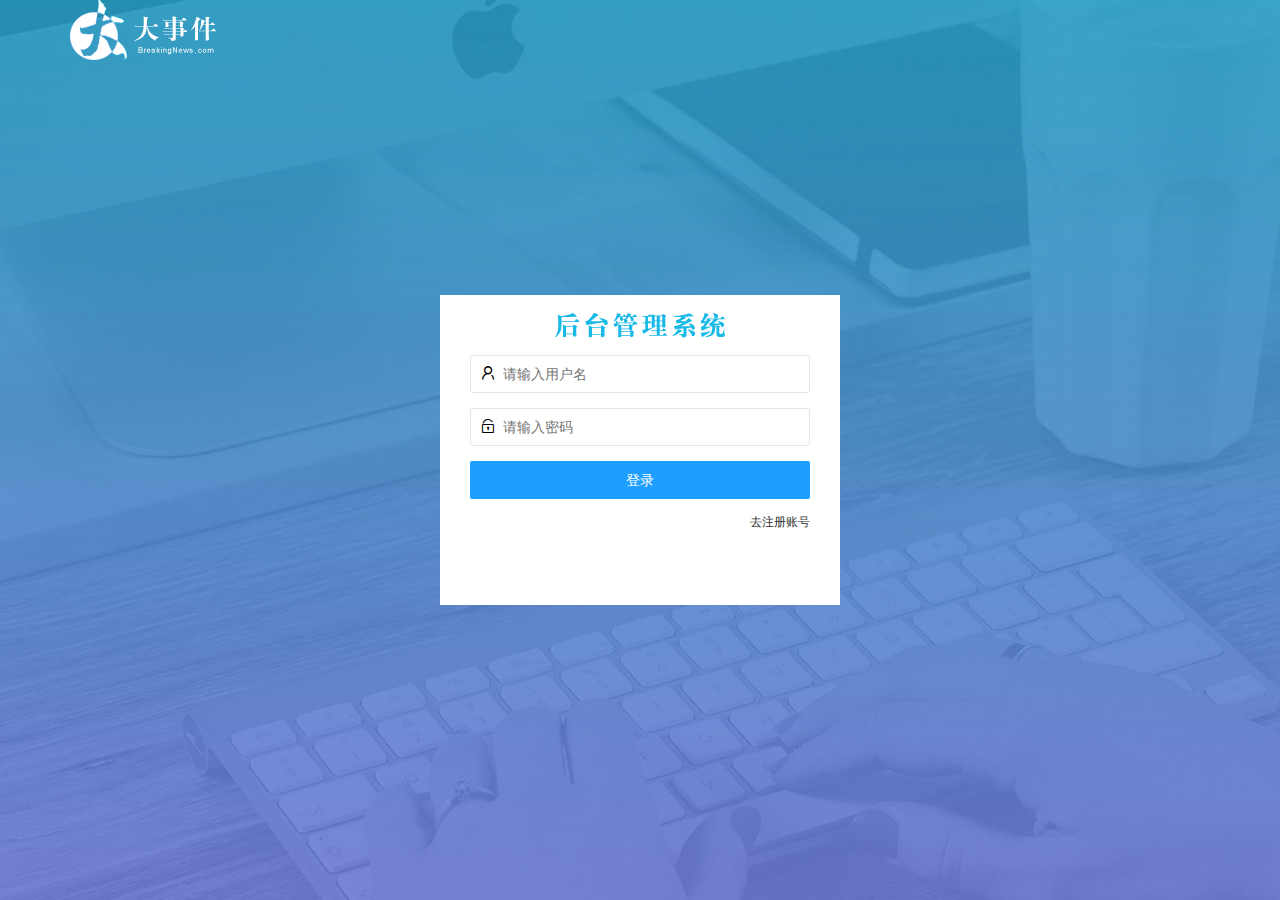
<file: login.html>
<!doctype html>
<html lang="en">
<head>
    <meta charset="UTF-8">
    <meta name="viewport"
          content="width=device-width, user-scalable=no, initial-scale=1.0, maximum-scale=1.0, minimum-scale=1.0">
    <meta http-equiv="X-UA-Compatible" content="ie=edge">
    <title>大事件</title>
    <link rel="stylesheet" href="assets/lib/layui/css/layui.css">
    <link rel="stylesheet" href="assets/css/login.css">
</head>
<body>
<!--头部logo区域-->
    <div class="layui-main">
        <img src="assets/images/logo.png" alt="">
    </div>
<!--头部logo区域end-->
<!--登录注册区域-->
    <div class="loginAndRegBox">
        <div class="title-box"></div>
        <!--登录的div-->
        <div class="login-box">
            <form class="layui-form" id="form_login" action="">
                <!--用户名-->
                <div class="layui-form-item">
                    <i class="layui-icon layui-icon-username"></i>
                    <input type="text" name="username" required lay-verify="required" autocomplete="off" placeholder="请输入用户名" class="layui-input">
                </div>
                <!--密码-->
                <div class="layui-form-item">
                    <i class="layui-icon layui-icon-password"></i>
                    <input type="password" name="password" required lay-verify="required|pwd" autocomplete="off" placeholder="请输入密码" class="layui-input">
                </div>
                <!--按钮-->
                <div class="layui-form-item">
                    <!--表单提交按钮和普通按钮的区别就是lay-submit这个属性-->
                    <button type="submit" class="layui-btn layui-btn-fluid layui-btn-normal" lay-submit>登录</button>
                </div>
                <div class="layui-form-item links">
                    <a href="javascript:;" id="link_reg">去注册账号</a>
                </div>
            </form>
        </div>
        <!--注册的div-->
        <div class="reg-box">
            <form class="layui-form" id="form_reg" action="">
                <!--用户名-->
                <div class="layui-form-item">
                    <i class="layui-icon layui-icon-username"></i>
                    <input type="text" name="username" required lay-verify="required" autocomplete="off" placeholder="请输入用户名" class="layui-input">
                </div>
                <!--密码-->
                <div class="layui-form-item">
                    <i class="layui-icon layui-icon-password"></i>
                    <input type="password" name="password" required lay-verify="required|pwd" autocomplete="off" placeholder="请输入密码" class="layui-input">
                </div>
                <!--确认密码-->
                <div class="layui-form-item">
                    <i class="layui-icon layui-icon-password"></i>
                    <input type="password" name="repassword" required lay-verify="required|pwd|repwd" autocomplete="off" placeholder="再次确认密码" class="layui-input">
                </div>
                <!--按钮-->
                <div class="layui-form-item">
                    <!--表单提交按钮和普通按钮的区别就是lay-submit这个属性-->
                    <button type="submit" class="layui-btn layui-btn-fluid layui-btn-normal" lay-submit>注册</button>
                </div>
                <div class="layui-form-item links">
                    <a href="javascript:;" id="link_login">已有账号,去登陆</a>
                </div>
            </form>
        </div>
    </div>
<!--登录注册区域end-->



    <script src="assets/lib/layui/layui.all.js"></script>
    <!--导入jquery-->
    <script src="assets/lib/jquery.js"></script>
    <script src="assets/js/baseAPI.js"></script>
    <script src="assets/js/login.js"></script>

</body>
</html>
</file>
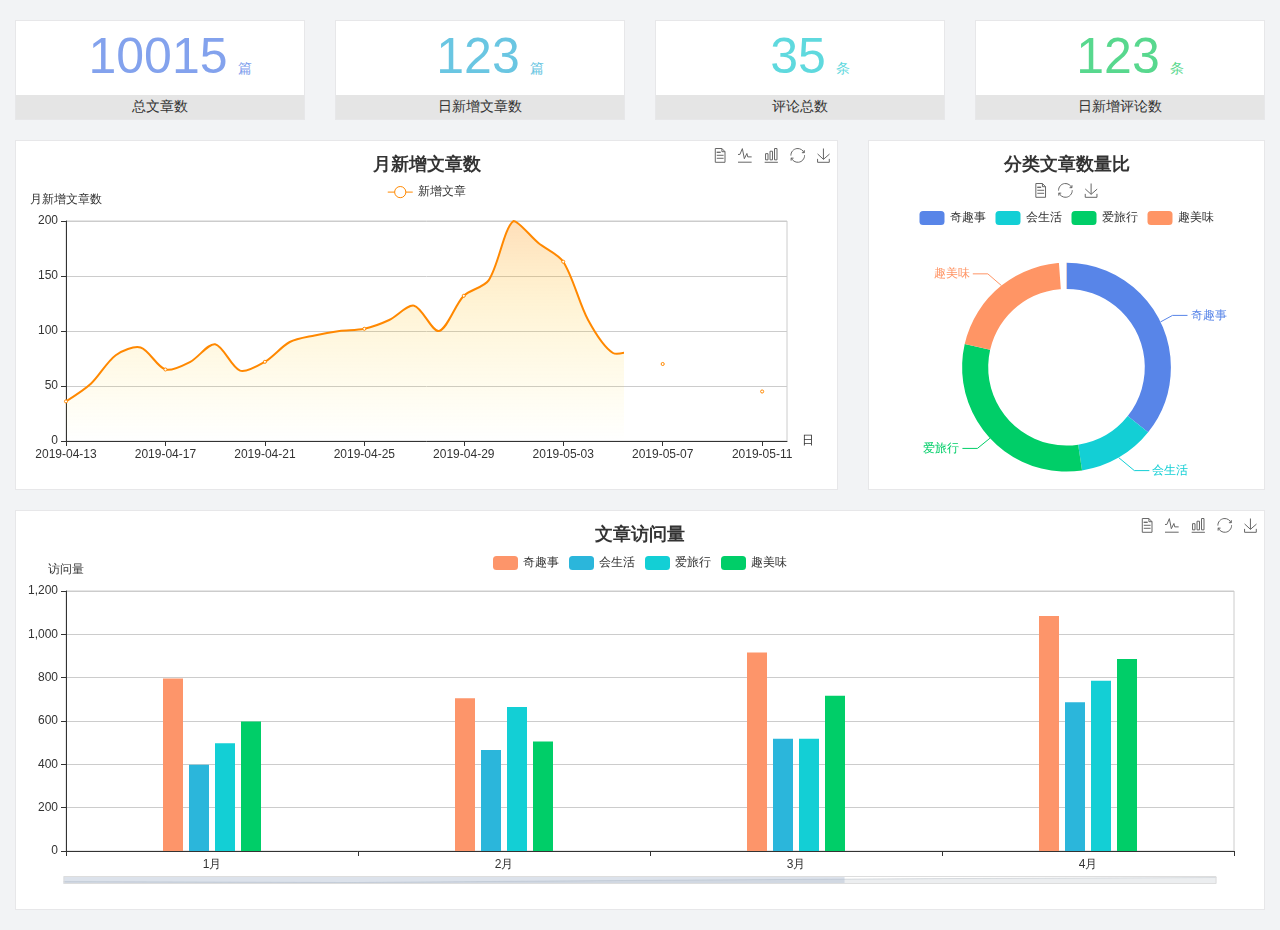
<file: home/dashboard.html>
<!DOCTYPE html>
<html lang="en">

<head>
  <meta charset="UTF-8">
  <meta name="viewport" content="width=device-width, initial-scale=1.0">
  <meta http-equiv="X-UA-Compatible" content="ie=edge">
  <title>图表统计</title>
  <link rel="stylesheet" href="../assets/lib/bootstrap.css" />
  <link rel="stylesheet" href="../assets/lib/main.css" />
  <script src="../assets/lib/jquery.js"></script>
  <script type="text/javascript" src="../assets/lib/echarts.min.js"></script>
</head>

<body>
  <div class="container-fluid">
    <div class="row spannel_list">
      <div class="col-sm-3 col-xs-6">
        <div class="spannel">
          <em>10015</em><span>篇</span>
          <b>总文章数</b>
        </div>
      </div>
      <div class="col-sm-3 col-xs-6">
        <div class="spannel scolor01">
          <em>123</em><span>篇</span>
          <b>日新增文章数</b>
        </div>
      </div>
      <div class="col-sm-3 col-xs-6">
        <div class="spannel scolor02">
          <em>35</em><span>条</span>
          <b>评论总数</b>
        </div>
      </div>
      <div class="col-sm-3 col-xs-6">
        <div class="spannel scolor03">
          <em>123</em><span>条</span>
          <b>日新增评论数</b>
        </div>
      </div>
    </div>
  </div>

  <div class="container-fluid">
    <div class="row curve-pie">
      <div class="col-lg-8 col-md-8">
        <div class="gragh_pannel" id="curve_show"></div>
      </div>
      <div class="col-lg-4 col-md-4">
        <div class="gragh_pannel" id="pie_show"></div>
      </div>
    </div>
  </div>

  <div class="container-fluid">
    <div class="column_pannel" id="column_show"></div>
  </div>

  <script>
    var oChart = echarts.init(document.getElementById('curve_show'));
    var aList_all = [
      { 'count': 36, 'date': '2019-04-13' },
      { 'count': 52, 'date': '2019-04-14' },
      { 'count': 78, 'date': '2019-04-15' },
      { 'count': 85, 'date': '2019-04-16' },
      { 'count': 65, 'date': '2019-04-17' },
      { 'count': 72, 'date': '2019-04-18' },
      { 'count': 88, 'date': '2019-04-19' },
      { 'count': 64, 'date': '2019-04-20' },
      { 'count': 72, 'date': '2019-04-21' },
      { 'count': 90, 'date': '2019-04-22' },
      { 'count': 96, 'date': '2019-04-23' },
      { 'count': 100, 'date': '2019-04-24' },
      { 'count': 102, 'date': '2019-04-25' },
      { 'count': 110, 'date': '2019-04-26' },
      { 'count': 123, 'date': '2019-04-27' },
      { 'count': 100, 'date': '2019-04-28' },
      { 'count': 132, 'date': '2019-04-29' },
      { 'count': 146, 'date': '2019-04-30' },
      { 'count': 200, 'date': '2019-05-01' },
      { 'count': 180, 'date': '2019-05-02' },
      { 'count': 163, 'date': '2019-05-03' },
      { 'count': 110, 'date': '2019-05-04' },
      { 'count': 80, 'date': '2019-05-05' },
      { 'count': 82, 'date': '2019-05-06' },
      { 'count': 70, 'date': '2019-05-07' },
      { 'count': 65, 'date': '2019-05-08' },
      { 'count': 54, 'date': '2019-05-09' },
      { 'count': 40, 'date': '2019-05-10' },
      { 'count': 45, 'date': '2019-05-11' },
      { 'count': 38, 'date': '2019-05-12' },
    ];

    let aCount = [];
    let aDate = [];

    for (var i = 0; i < aList_all.length; i++) {
      aCount.push(aList_all[i].count);
      aDate.push(aList_all[i].date);
    }

    var chartopt = {
      title: {
        text: '月新增文章数',
        left: 'center',
        top: '10'
      },
      tooltip: {
        trigger: 'axis'
      },
      legend: {
        data: ['新增文章'],
        top: '40'
      },
      toolbox: {
        show: true,
        feature: {
          mark: { show: true },
          dataView: { show: true, readOnly: false },
          magicType: { show: true, type: ['line', 'bar'] },
          restore: { show: true },
          saveAsImage: { show: true }
        }
      },
      calculable: true,
      xAxis: [
        {
          name: '日',
          type: 'category',
          boundaryGap: false,
          data: aDate
        }
      ],
      yAxis: [
        {
          name: '月新增文章数',
          type: 'value'
        }
      ],
      series: [
        {
          name: '新增文章',
          type: 'line',
          smooth: true,
          itemStyle: { normal: { areaStyle: { type: 'default' }, color: '#f80' }, lineStyle: { color: '#f80' } },
          data: aCount
        }],
      areaStyle: {
        normal: {
          color: new echarts.graphic.LinearGradient(0, 0, 0, 1, [{
            offset: 0,
            color: 'rgba(255,136,0,0.39)'
          }, {
            offset: .34,
            color: 'rgba(255,180,0,0.25)'
          }, {
            offset: 1,
            color: 'rgba(255,222,0,0.00)'
          }])

        }
      },
      grid: {
        show: true,
        x: 50,
        x2: 50,
        y: 80,
        height: 220
      }
    };

    oChart.setOption(chartopt);


    var oPie = echarts.init(document.getElementById('pie_show'));
    var oPieopt =
    {
      title: {
        top: 10,
        text: '分类文章数量比',
        x: 'center'
      },
      tooltip: {
        trigger: 'item',
        formatter: "{a} <br/>{b} : {c} ({d}%)"
      },
      color: ['#5885e8', '#13cfd5', '#00ce68', '#ff9565'],
      legend: {
        x: 'center',
        top: 65,
        data: ['奇趣事', '会生活', '爱旅行', '趣美味']
      },
      toolbox: {
        show: true,
        x: 'center',
        top: 35,
        feature: {
          mark: { show: true },
          dataView: { show: true, readOnly: false },
          magicType: {
            show: true,
            type: ['pie', 'funnel'],
            option: {
              funnel: {
                x: '25%',
                width: '50%',
                funnelAlign: 'left',
                max: 1548
              }
            }
          },
          restore: { show: true },
          saveAsImage: { show: true }
        }
      },
      calculable: true,
      series: [
        {
          name: '访问来源',
          type: 'pie',
          radius: ['45%', '60%'],
          center: ['50%', '65%'],
          data: [
            { value: 300, name: '奇趣事' },
            { value: 100, name: '会生活' },
            { value: 260, name: '爱旅行' },
            { value: 180, name: '趣美味' }
          ]
        }
      ]
    };
    oPie.setOption(oPieopt);



    var oColumn = this.echarts.init(document.getElementById('column_show'));
    var oColumnopt =
    {
      title: {
        text: '文章访问量',
        left: 'center',
        top: '10'
      },
      tooltip: {
        trigger: 'axis'
      },
      legend: {
        data: ['奇趣事', '会生活', '爱旅行', '趣美味'],
        top: '40'
      },
      toolbox: {
        show: true,
        feature: {
          mark: { show: true },
          dataView: { show: true, readOnly: false },
          magicType: { show: true, type: ['line', 'bar'] },
          restore: { show: true },
          saveAsImage: { show: true }
        }
      },
      calculable: true,
      xAxis: [
        {
          type: 'category',
          data: ['1月', '2月', '3月', '4月', '5月']
        }
      ],
      yAxis: [
        {
          name: '访问量',
          type: 'value'
        }
      ],
      series: [
        {
          name: '奇趣事',
          type: 'bar',
          barWidth: 20,
          itemStyle: {
            normal: { areaStyle: { type: 'default' }, color: '#fd956a' }
          },
          data: [800, 708, 920, 1090, 1200]
        },
        {
          name: '会生活',
          type: 'bar',
          barWidth: 20,
          itemStyle: {
            normal: { areaStyle: { type: 'default' }, color: '#2bb6db' }
          },
          data: [400, 468, 520, 690, 800]
        },
        {
          name: '爱旅行',
          type: 'bar',
          barWidth: 20,
          itemStyle: {
            normal: { areaStyle: { type: 'default' }, color: '#13cfd5' }
          },
          data: [500, 668, 520, 790, 900]
        },
        {
          name: '趣美味',
          type: 'bar',
          barWidth: 20,
          itemStyle: {
            normal: { areaStyle: { type: 'default' }, color: '#00ce68' }
          },
          data: [600, 508, 720, 890, 1000]
        }
      ],
      grid: {
        show: true,
        x: 50,
        x2: 30,
        y: 80,
        height: 260
      },
      dataZoom: [//给x轴设置滚动条
        {
          start: 0,//默认为0
          end: 100 - 1000 / 31,//默认为100
          type: 'slider',
          show: true,
          xAxisIndex: [0],
          handleSize: 0,//滑动条的 左右2个滑动条的大小
          height: 8,//组件高度
          left: 45, //左边的距离
          right: 50,//右边的距离
          bottom: 26,//右边的距离
          handleColor: '#ddd',//h滑动图标的颜色
          handleStyle: {
            borderColor: "#cacaca",
            borderWidth: "1",
            shadowBlur: 2,
            background: "#ddd",
            shadowColor: "#ddd",
          }
        }]
    };
    oColumn.setOption(oColumnopt);
  </script>
</body>

</html>
</file>
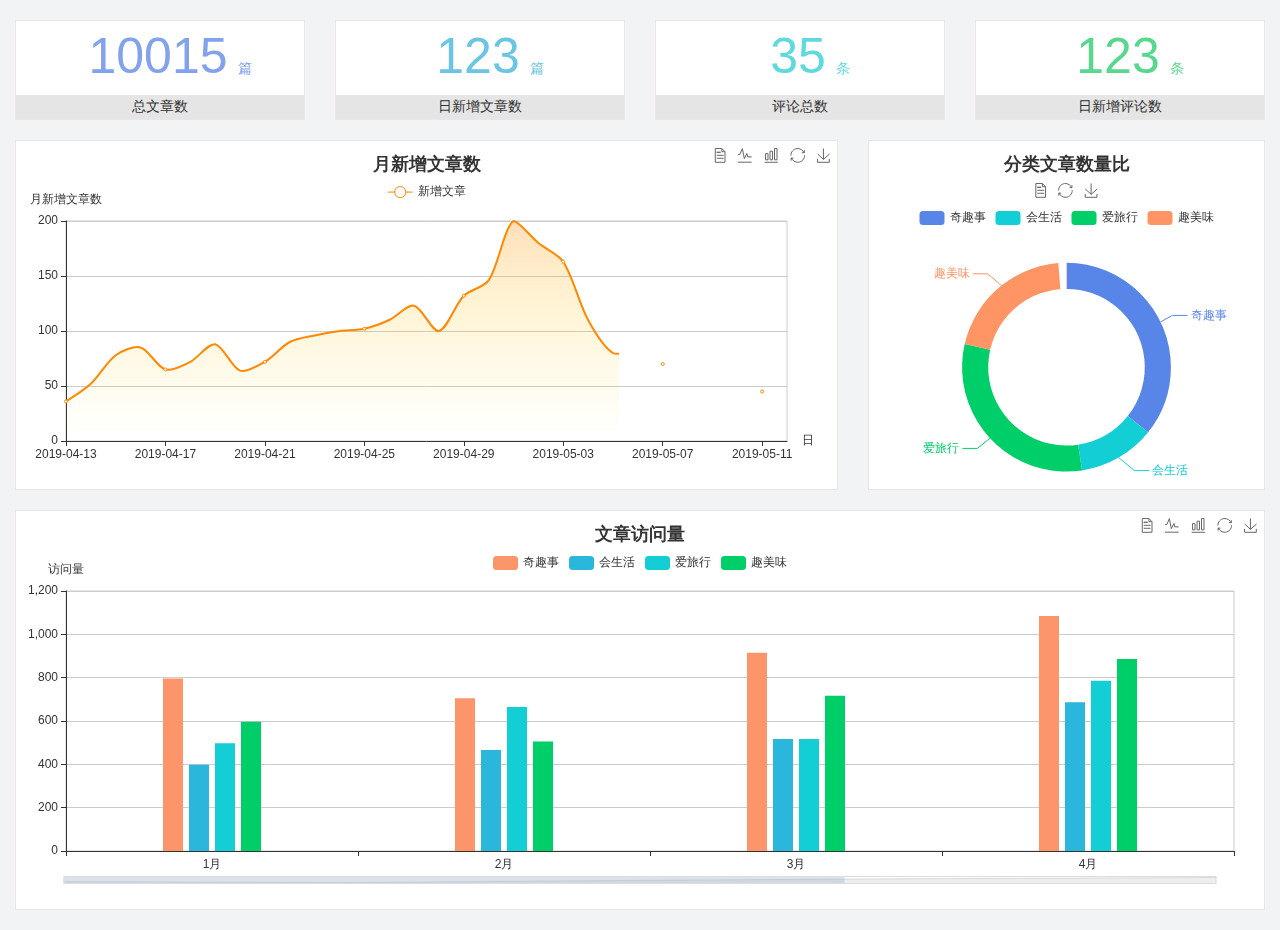
<file: home/dashboard_20211021144736.html>
<!DOCTYPE html>
<html lang="en">

<head>
  <meta charset="UTF-8">
  <meta name="viewport" content="width=device-width, initial-scale=1.0">
  <meta http-equiv="X-UA-Compatible" content="ie=edge">
  <title>图表统计</title>
  <link rel="stylesheet" href="../../assets/lib/bootstrap.css" />
  <link rel="stylesheet" href="../../assets/lib/main.css" />
  <script src="../../assets/lib/jquery.js"></script>
  <script type="text/javascript" src="../../assets/lib/echarts.min.js"></script>
</head>

<body>
  <div class="container-fluid">
    <div class="row spannel_list">
      <div class="col-sm-3 col-xs-6">
        <div class="spannel">
          <em>10015</em><span>篇</span>
          <b>总文章数</b>
        </div>
      </div>
      <div class="col-sm-3 col-xs-6">
        <div class="spannel scolor01">
          <em>123</em><span>篇</span>
          <b>日新增文章数</b>
        </div>
      </div>
      <div class="col-sm-3 col-xs-6">
        <div class="spannel scolor02">
          <em>35</em><span>条</span>
          <b>评论总数</b>
        </div>
      </div>
      <div class="col-sm-3 col-xs-6">
        <div class="spannel scolor03">
          <em>123</em><span>条</span>
          <b>日新增评论数</b>
        </div>
      </div>
    </div>
  </div>

  <div class="container-fluid">
    <div class="row curve-pie">
      <div class="col-lg-8 col-md-8">
        <div class="gragh_pannel" id="curve_show"></div>
      </div>
      <div class="col-lg-4 col-md-4">
        <div class="gragh_pannel" id="pie_show"></div>
      </div>
    </div>
  </div>

  <div class="container-fluid">
    <div class="column_pannel" id="column_show"></div>
  </div>

  <script>
    var oChart = echarts.init(document.getElementById('curve_show'));
    var aList_all = [
      { 'count': 36, 'date': '2019-04-13' },
      { 'count': 52, 'date': '2019-04-14' },
      { 'count': 78, 'date': '2019-04-15' },
      { 'count': 85, 'date': '2019-04-16' },
      { 'count': 65, 'date': '2019-04-17' },
      { 'count': 72, 'date': '2019-04-18' },
      { 'count': 88, 'date': '2019-04-19' },
      { 'count': 64, 'date': '2019-04-20' },
      { 'count': 72, 'date': '2019-04-21' },
      { 'count': 90, 'date': '2019-04-22' },
      { 'count': 96, 'date': '2019-04-23' },
      { 'count': 100, 'date': '2019-04-24' },
      { 'count': 102, 'date': '2019-04-25' },
      { 'count': 110, 'date': '2019-04-26' },
      { 'count': 123, 'date': '2019-04-27' },
      { 'count': 100, 'date': '2019-04-28' },
      { 'count': 132, 'date': '2019-04-29' },
      { 'count': 146, 'date': '2019-04-30' },
      { 'count': 200, 'date': '2019-05-01' },
      { 'count': 180, 'date': '2019-05-02' },
      { 'count': 163, 'date': '2019-05-03' },
      { 'count': 110, 'date': '2019-05-04' },
      { 'count': 80, 'date': '2019-05-05' },
      { 'count': 82, 'date': '2019-05-06' },
      { 'count': 70, 'date': '2019-05-07' },
      { 'count': 65, 'date': '2019-05-08' },
      { 'count': 54, 'date': '2019-05-09' },
      { 'count': 40, 'date': '2019-05-10' },
      { 'count': 45, 'date': '2019-05-11' },
      { 'count': 38, 'date': '2019-05-12' },
    ];

    let aCount = [];
    let aDate = [];

    for (var i = 0; i < aList_all.length; i++) {
      aCount.push(aList_all[i].count);
      aDate.push(aList_all[i].date);
    }

    var chartopt = {
      title: {
        text: '月新增文章数',
        left: 'center',
        top: '10'
      },
      tooltip: {
        trigger: 'axis'
      },
      legend: {
        data: ['新增文章'],
        top: '40'
      },
      toolbox: {
        show: true,
        feature: {
          mark: { show: true },
          dataView: { show: true, readOnly: false },
          magicType: { show: true, type: ['line', 'bar'] },
          restore: { show: true },
          saveAsImage: { show: true }
        }
      },
      calculable: true,
      xAxis: [
        {
          name: '日',
          type: 'category',
          boundaryGap: false,
          data: aDate
        }
      ],
      yAxis: [
        {
          name: '月新增文章数',
          type: 'value'
        }
      ],
      series: [
        {
          name: '新增文章',
          type: 'line',
          smooth: true,
          itemStyle: { normal: { areaStyle: { type: 'default' }, color: '#f80' }, lineStyle: { color: '#f80' } },
          data: aCount
        }],
      areaStyle: {
        normal: {
          color: new echarts.graphic.LinearGradient(0, 0, 0, 1, [{
            offset: 0,
            color: 'rgba(255,136,0,0.39)'
          }, {
            offset: .34,
            color: 'rgba(255,180,0,0.25)'
          }, {
            offset: 1,
            color: 'rgba(255,222,0,0.00)'
          }])

        }
      },
      grid: {
        show: true,
        x: 50,
        x2: 50,
        y: 80,
        height: 220
      }
    };

    oChart.setOption(chartopt);


    var oPie = echarts.init(document.getElementById('pie_show'));
    var oPieopt =
    {
      title: {
        top: 10,
        text: '分类文章数量比',
        x: 'center'
      },
      tooltip: {
        trigger: 'item',
        formatter: "{a} <br/>{b} : {c} ({d}%)"
      },
      color: ['#5885e8', '#13cfd5', '#00ce68', '#ff9565'],
      legend: {
        x: 'center',
        top: 65,
        data: ['奇趣事', '会生活', '爱旅行', '趣美味']
      },
      toolbox: {
        show: true,
        x: 'center',
        top: 35,
        feature: {
          mark: { show: true },
          dataView: { show: true, readOnly: false },
          magicType: {
            show: true,
            type: ['pie', 'funnel'],
            option: {
              funnel: {
                x: '25%',
                width: '50%',
                funnelAlign: 'left',
                max: 1548
              }
            }
          },
          restore: { show: true },
          saveAsImage: { show: true }
        }
      },
      calculable: true,
      series: [
        {
          name: '访问来源',
          type: 'pie',
          radius: ['45%', '60%'],
          center: ['50%', '65%'],
          data: [
            { value: 300, name: '奇趣事' },
            { value: 100, name: '会生活' },
            { value: 260, name: '爱旅行' },
            { value: 180, name: '趣美味' }
          ]
        }
      ]
    };
    oPie.setOption(oPieopt);



    var oColumn = this.echarts.init(document.getElementById('column_show'));
    var oColumnopt =
    {
      title: {
        text: '文章访问量',
        left: 'center',
        top: '10'
      },
      tooltip: {
        trigger: 'axis'
      },
      legend: {
        data: ['奇趣事', '会生活', '爱旅行', '趣美味'],
        top: '40'
      },
      toolbox: {
        show: true,
        feature: {
          mark: { show: true },
          dataView: { show: true, readOnly: false },
          magicType: { show: true, type: ['line', 'bar'] },
          restore: { show: true },
          saveAsImage: { show: true }
        }
      },
      calculable: true,
      xAxis: [
        {
          type: 'category',
          data: ['1月', '2月', '3月', '4月', '5月']
        }
      ],
      yAxis: [
        {
          name: '访问量',
          type: 'value'
        }
      ],
      series: [
        {
          name: '奇趣事',
          type: 'bar',
          barWidth: 20,
          itemStyle: {
            normal: { areaStyle: { type: 'default' }, color: '#fd956a' }
          },
          data: [800, 708, 920, 1090, 1200]
        },
        {
          name: '会生活',
          type: 'bar',
          barWidth: 20,
          itemStyle: {
            normal: { areaStyle: { type: 'default' }, color: '#2bb6db' }
          },
          data: [400, 468, 520, 690, 800]
        },
        {
          name: '爱旅行',
          type: 'bar',
          barWidth: 20,
          itemStyle: {
            normal: { areaStyle: { type: 'default' }, color: '#13cfd5' }
          },
          data: [500, 668, 520, 790, 900]
        },
        {
          name: '趣美味',
          type: 'bar',
          barWidth: 20,
          itemStyle: {
            normal: { areaStyle: { type: 'default' }, color: '#00ce68' }
          },
          data: [600, 508, 720, 890, 1000]
        }
      ],
      grid: {
        show: true,
        x: 50,
        x2: 30,
        y: 80,
        height: 260
      },
      dataZoom: [//给x轴设置滚动条
        {
          start: 0,//默认为0
          end: 100 - 1000 / 31,//默认为100
          type: 'slider',
          show: true,
          xAxisIndex: [0],
          handleSize: 0,//滑动条的 左右2个滑动条的大小
          height: 8,//组件高度
          left: 45, //左边的距离
          right: 50,//右边的距离
          bottom: 26,//右边的距离
          handleColor: '#ddd',//h滑动图标的颜色
          handleStyle: {
            borderColor: "#cacaca",
            borderWidth: "1",
            shadowBlur: 2,
            background: "#ddd",
            shadowColor: "#ddd",
          }
        }]
    };
    oColumn.setOption(oColumnopt);
  </script>
</body>

</html>
</file>
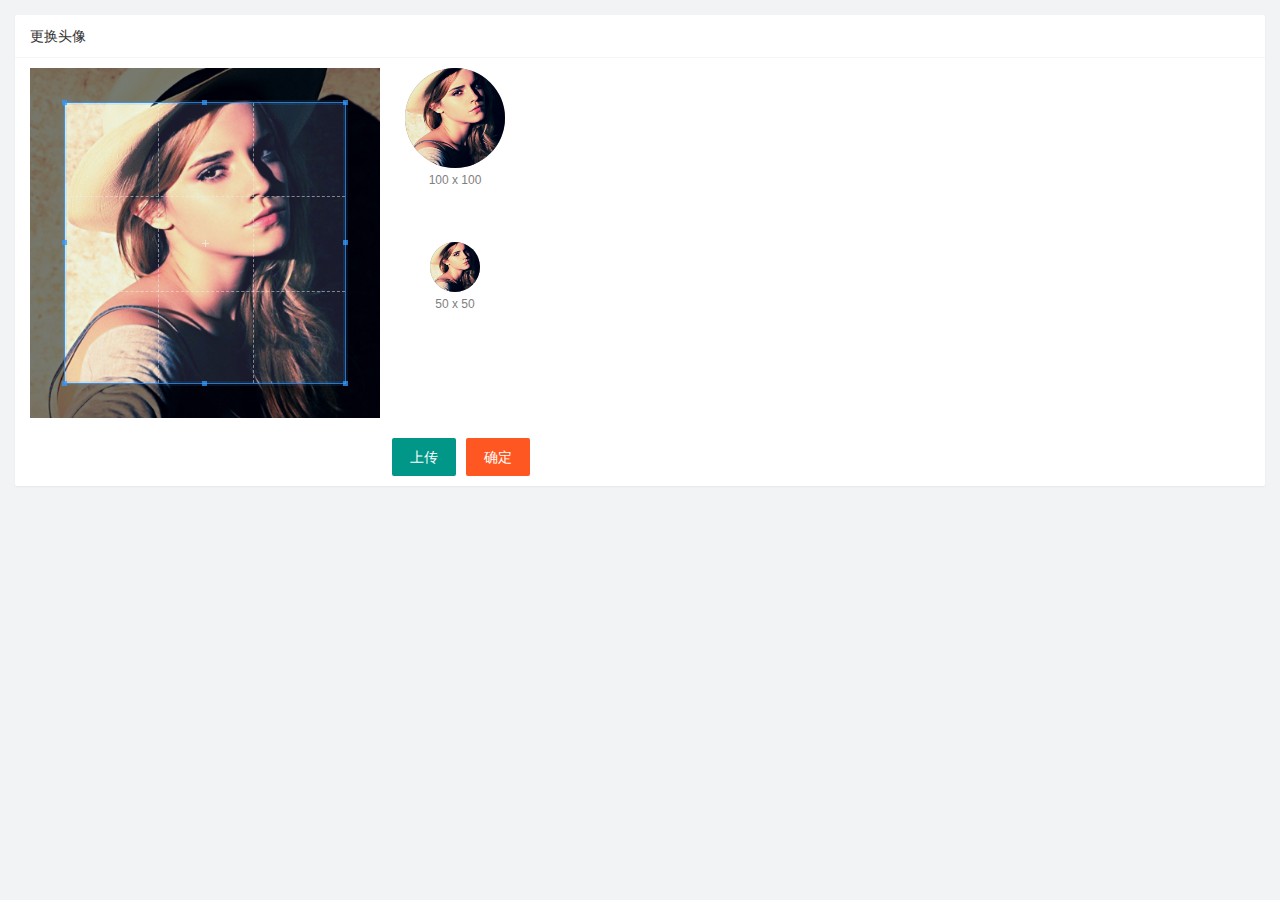
<file: user/user_avatar.html>
<!doctype html>
<html lang="en">
<head>
    <meta charset="UTF-8">
    <meta name="viewport"
          content="width=device-width, user-scalable=no, initial-scale=1.0, maximum-scale=1.0, minimum-scale=1.0">
    <meta http-equiv="X-UA-Compatible" content="ie=edge">
    <title>Document</title>
    <link rel="stylesheet" href="../assets/lib/layui/css/layui.css">
    <link rel="stylesheet" href="../assets/lib/cropper/cropper.css" />
    <link rel="stylesheet" href="../assets/css/user/user_avatar.css">
</head>
<body>
    <!--卡片区域-->
    <div class="layui-card">
        <div class="layui-card-header">更换头像</div>
        <div class="layui-card-body">
            <!-- 第一行的图片裁剪和预览区域 -->
            <div class="row1">
                <!-- 图片裁剪区域 -->
                <div class="cropper-box">
                    <!-- 这个 img 标签很重要，将来会把它初始化为裁剪区域 -->
                    <img id="image" src="../assets/images/sample.jpg" />
                </div>
                <!-- 图片的预览区域 -->
                <div class="preview-box">
                    <div>
                        <!-- 宽高为 100px 的预览区域 -->
                        <div class="img-preview w100"></div>
                        <p class="size">100 x 100</p>
                    </div>
                    <div>
                        <!-- 宽高为 50px 的预览区域 -->
                        <div class="img-preview w50"></div>
                        <p class="size">50 x 50</p>
                    </div>
                </div>
            </div>

            <!-- 第二行的按钮区域 -->
            <div class="row2">
                <!--通过accept属性，可以指定，允许用户选择什么类型的文件-->
                <input type="file" id="file" accept="image/png,image/jpeg">
                <button type="button" class="layui-btn" id="btnChooseImage">上传</button>
                <button type="button" class="layui-btn layui-btn-danger" id="btnUpload">确定</button>
            </div>
        </div>
    </div>
    <script src="../assets/lib/layui/layui.all.js"></script>
    <script src="../assets/lib/jquery.js"></script>
    <script src="../assets/lib/cropper/Cropper.js"></script>
    <script src="../assets/lib/cropper/jquery-cropper.js"></script>
    <script src="../assets/js/baseAPI.js"></script>
    <script src="../assets/js/user/user_avatar.js"></script>
</body>
</html>
</file>
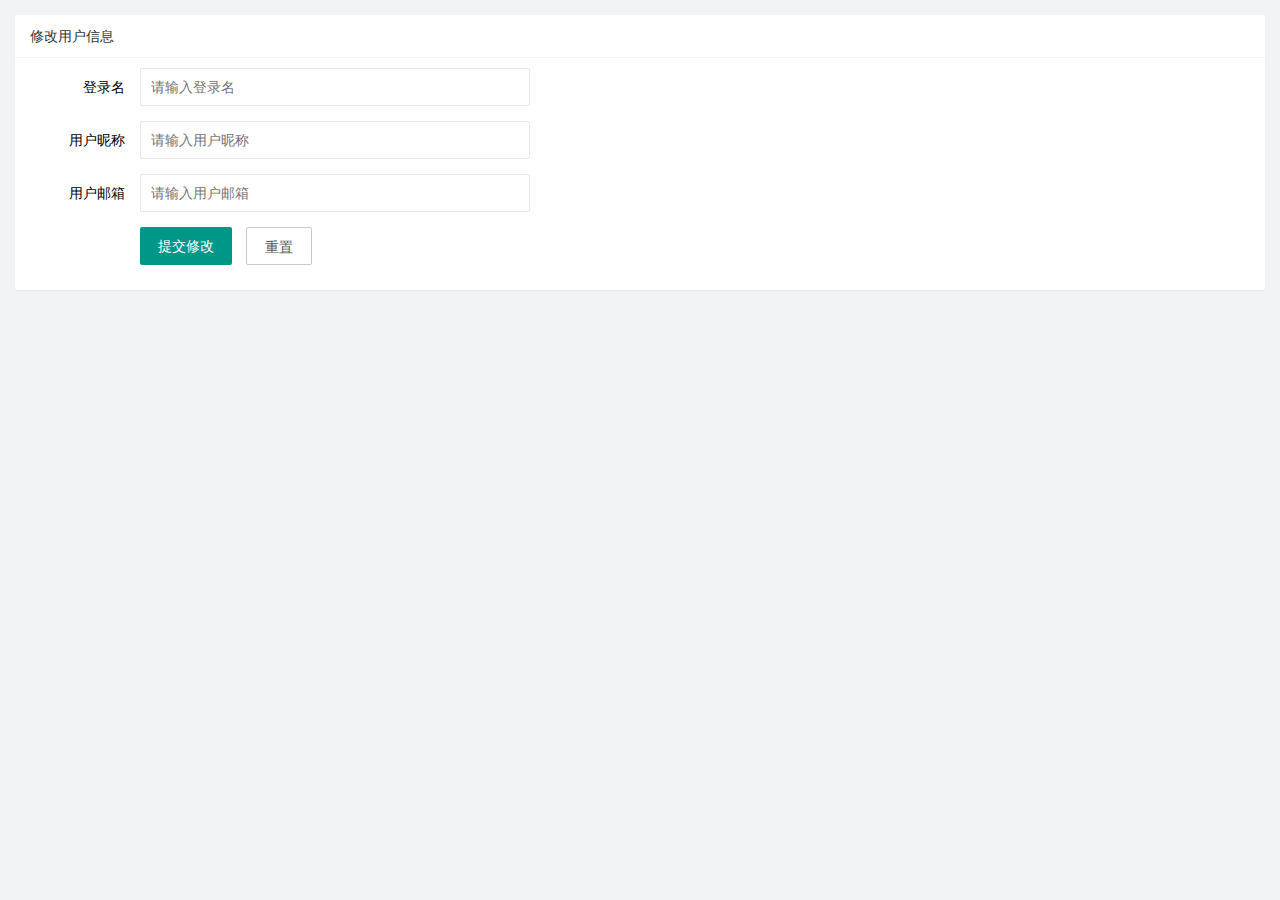
<file: user/user_info.html>
<!doctype html>
<html lang="en">
<head>
    <meta charset="UTF-8">
    <meta name="viewport"
          content="width=device-width, user-scalable=no, initial-scale=1.0, maximum-scale=1.0, minimum-scale=1.0">
    <meta http-equiv="X-UA-Compatible" content="ie=edge">
    <title>Document</title>
    <link rel="stylesheet" href="../assets/lib/layui/css/layui.css">
    <link rel="stylesheet" href="../assets/css/user/user_info.css">
</head>
<body>
<!--    卡片区域-->
    <div class="layui-card">
        <div class="layui-card-header">修改用户信息</div>
        <div class="layui-card-body">
            <!--form表单区域-->
            <form class="layui-form" lay-filter="formUserInfo"  action="">
                <!--这个input是隐藏域-->
                <input type="hidden" name="id" value="">
                <div class="layui-form-item">
                    <label class="layui-form-label">登录名</label>
                    <div class="layui-input-block">
                        <input type="text" name="username" required  lay-verify="required" placeholder="请输入登录名" autocomplete="off" class="layui-input" readonly>
                    </div>
                </div>
                <div class="layui-form-item">
                    <label class="layui-form-label">用户昵称</label>
                    <div class="layui-input-block">
                        <input type="text" name="nickname" required  lay-verify="required|nickname" placeholder="请输入用户昵称" autocomplete="off" class="layui-input">
                    </div>
                </div>
                <div class="layui-form-item">
                    <label class="layui-form-label">用户邮箱</label>
                    <div class="layui-input-block">
                        <input type="text" name="email" required  lay-verify="required|email" placeholder="请输入用户邮箱" autocomplete="off" class="layui-input">
                    </div>
                </div>
                <div class="layui-form-item">
                    <div class="layui-input-block">
                        <button class="layui-btn" lay-submit lay-filter="formDemo">提交修改</button>
                        <button type="reset" class="layui-btn layui-btn-primary" id="btnReset">重置</button>
                    </div>
                </div>
            </form>
        </div>
    </div>
    <script src="../assets/lib/layui/layui.all.js"></script>
    <script src="../assets/lib/jquery.js"></script>
    <script src="../assets/js/baseAPI.js"></script>
    <script src="../assets/js/user/user_info.js"></script>
</body>
</html>
</file>
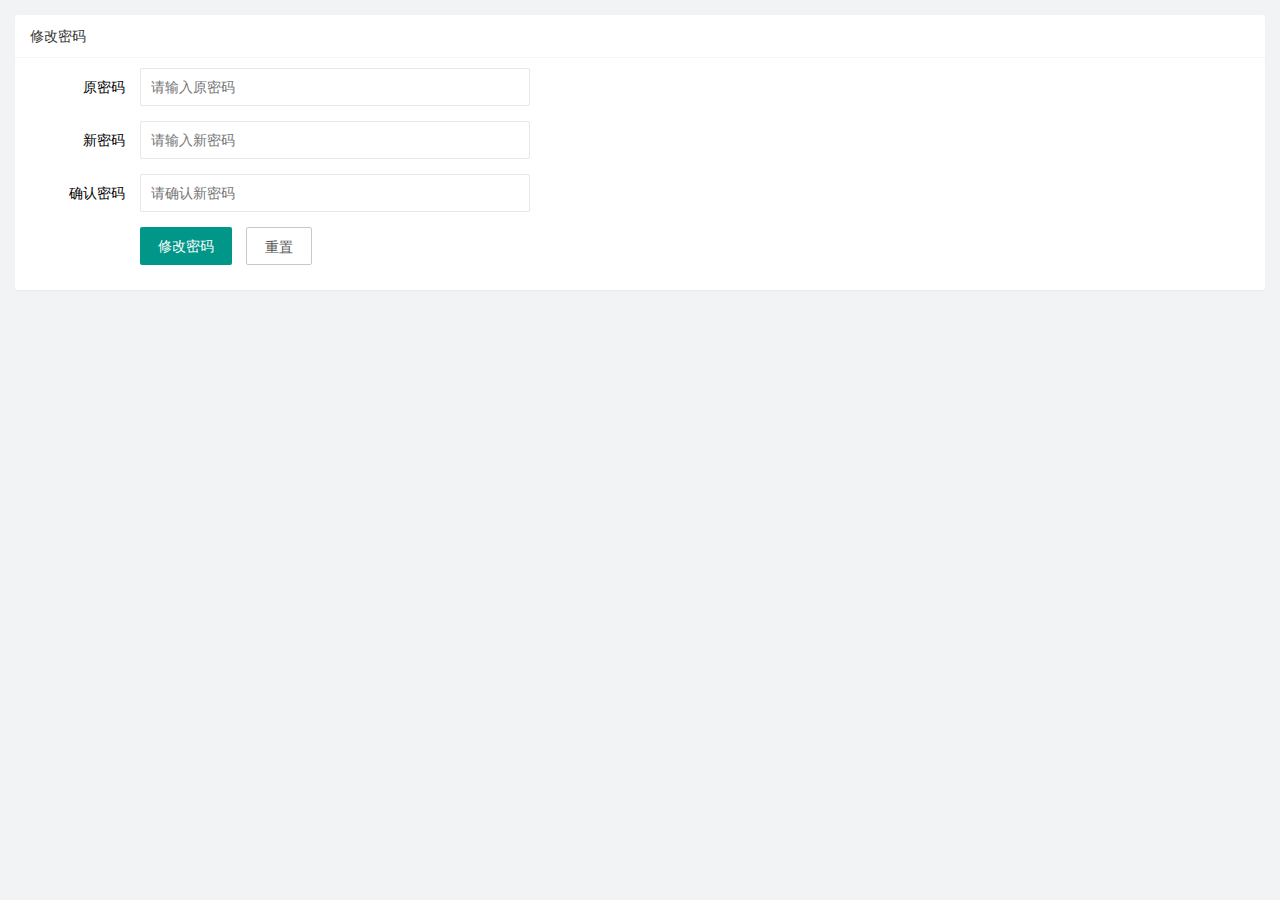
<file: user/user_pwd.html>
<!doctype html>
<html lang="en">
<head>
    <meta charset="UTF-8">
    <meta name="viewport"
          content="width=device-width, user-scalable=no, initial-scale=1.0, maximum-scale=1.0, minimum-scale=1.0">
    <meta http-equiv="X-UA-Compatible" content="ie=edge">
    <title>Document</title>
    <link rel="stylesheet" href="../assets/lib/layui/css/layui.css">
    <link rel="stylesheet" href="../assets/css/user/user_pwd.css">
</head>
<body>
    <!--卡片区域-->
    <div class="layui-card">
        <div class="layui-card-header">修改密码</div>
        <div class="layui-card-body">
            <!--form表单区域-->
            <form class="layui-form" action="">
                <div class="layui-form-item">
                    <label class="layui-form-label">原密码</label>
                    <div class="layui-input-block">
                        <input type="password" name="oldPwd" required  lay-verify="required|pwd" placeholder="请输入原密码" autocomplete="off" class="layui-input">
                    </div>
                </div>
                <div class="layui-form-item">
                    <label class="layui-form-label">新密码</label>
                    <div class="layui-input-block">
                        <input type="password" name="newPwd" required  lay-verify="required|pwd|samePwd" placeholder="请输入新密码" autocomplete="off" class="layui-input">
                    </div>
                </div>
                <div class="layui-form-item">
                    <label class="layui-form-label">确认密码</label>
                    <div class="layui-input-block">
                        <input type="password" name="rePwd" required  lay-verify="required|pwd|rePwd" placeholder="请确认新密码" autocomplete="off" class="layui-input">
                    </div>
                </div>
                <div class="layui-form-item">
                    <div class="layui-input-block">
                        <button class="layui-btn" lay-submit lay-filter="formDemo">修改密码</button>
                        <button type="reset" class="layui-btn layui-btn-primary" id="btnReset">重置</button>
                    </div>
                </div>
            </form>
        </div>
    </div>
    <script src="../assets/lib/layui/layui.all.js"></script>
    <script src="../assets/lib/jquery.js"></script>
    <script src="../assets/js/baseAPI.js"></script>
    <script src="../assets/js/user/user_pwd.js"></script>
</body>
</html>
</file>
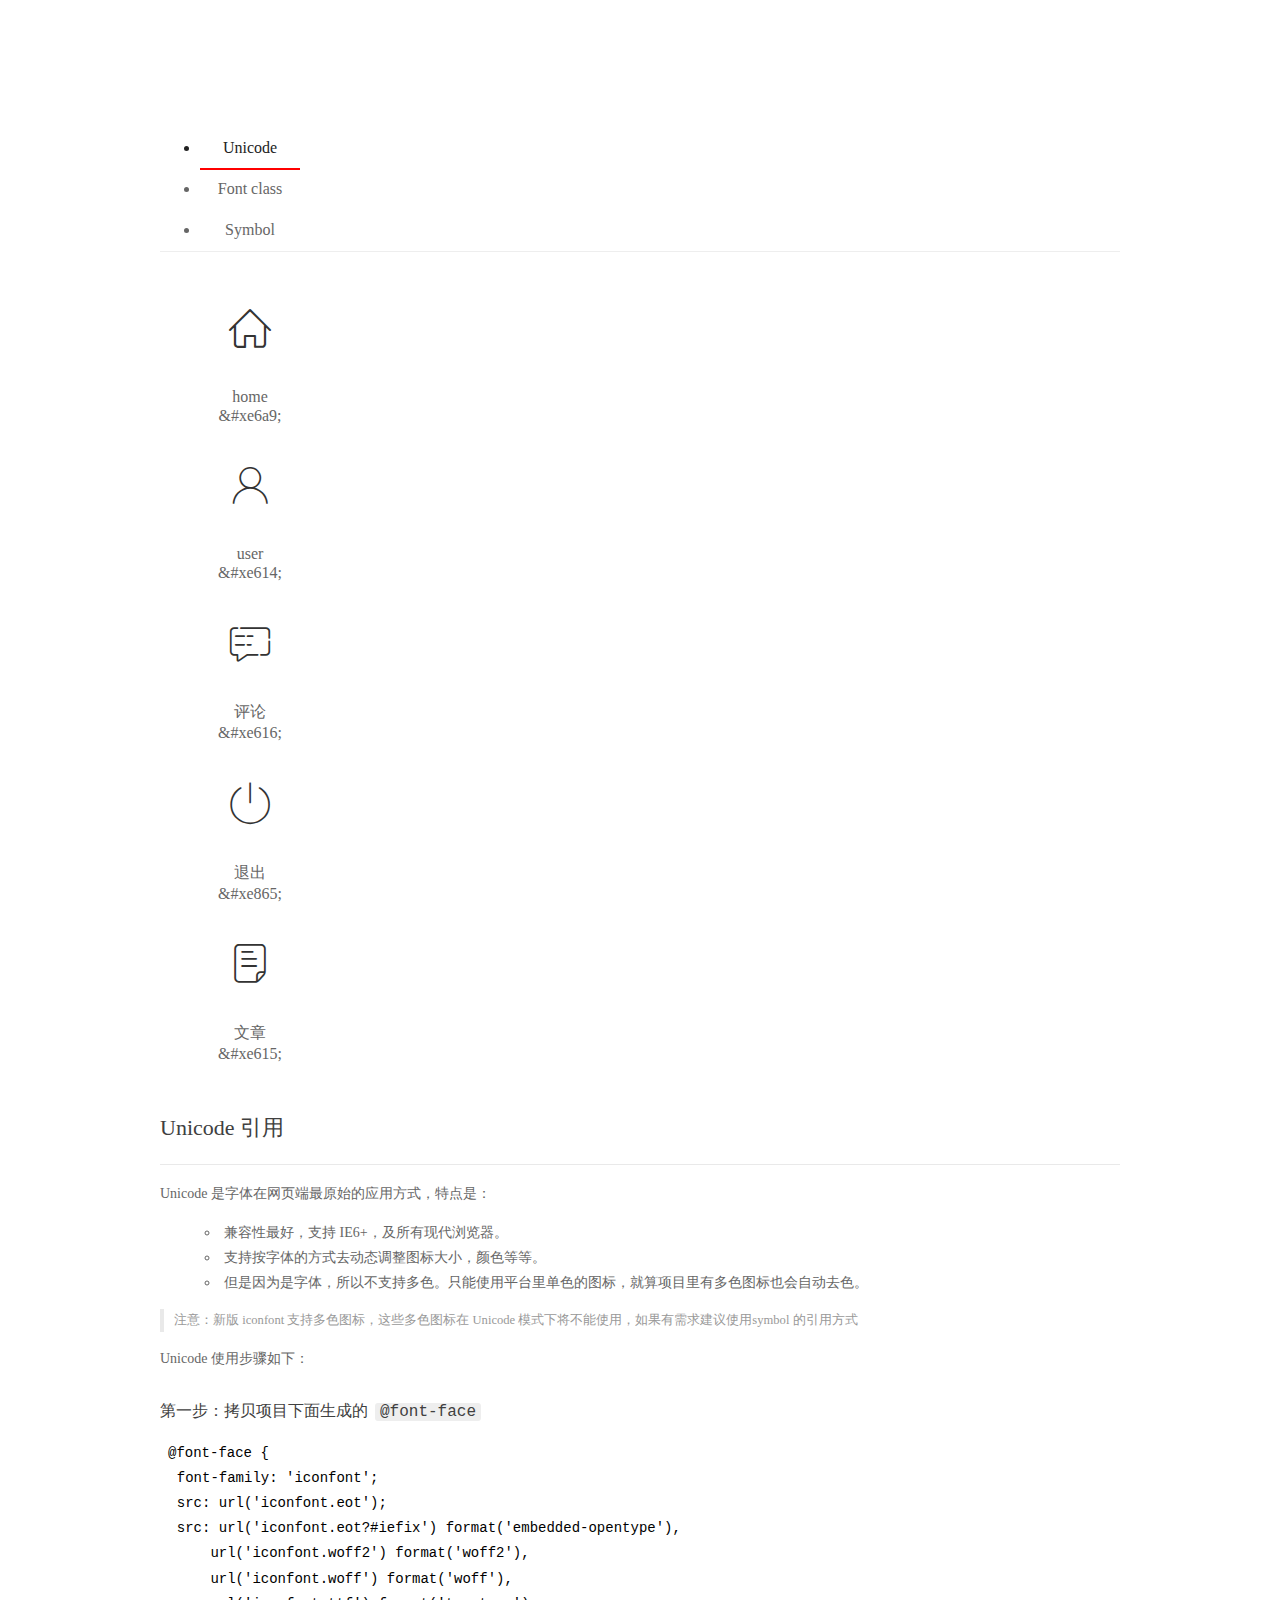
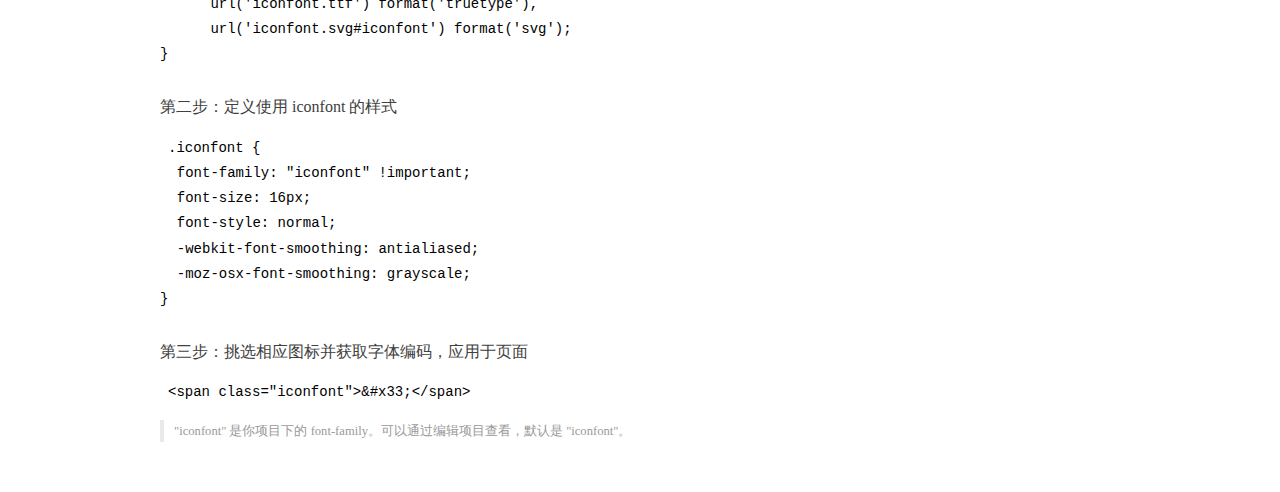
<file: assets/fonts/demo_index.html>
<!DOCTYPE html>
<html>
<head>
  <meta charset="utf-8"/>
  <title>IconFont Demo</title>
  <link rel="shortcut icon" href="https://gtms04.alicdn.com/tps/i4/TB1_oz6GVXXXXaFXpXXJDFnIXXX-64-64.ico" type="image/x-icon"/>
  <link rel="stylesheet" href="https://g.alicdn.com/thx/cube/1.3.2/cube.min.css">
  <link rel="stylesheet" href="demo.css">
  <link rel="stylesheet" href="iconfont.css">
  <script src="iconfont.js"></script>
  <!-- jQuery -->
  <script src="https://a1.alicdn.com/oss/uploads/2018/12/26/7bfddb60-08e8-11e9-9b04-53e73bb6408b.js"></script>
  <!-- 代码高亮 -->
  <script src="https://a1.alicdn.com/oss/uploads/2018/12/26/a3f714d0-08e6-11e9-8a15-ebf944d7534c.js"></script>
</head>
<body>
  <div class="main">
    <h1 class="logo"><a href="https://www.iconfont.cn/" title="iconfont 首页" target="_blank">&#xe86b;</a></h1>
    <div class="nav-tabs">
      <ul id="tabs" class="dib-box">
        <li class="dib active"><span>Unicode</span></li>
        <li class="dib"><span>Font class</span></li>
        <li class="dib"><span>Symbol</span></li>
      </ul>
      
    </div>
    <div class="tab-container">
      <div class="content unicode" style="display: block;">
          <ul class="icon_lists dib-box">
          
            <li class="dib">
              <span class="icon iconfont">&#xe6a9;</span>
                <div class="name">home</div>
                <div class="code-name">&amp;#xe6a9;</div>
              </li>
          
            <li class="dib">
              <span class="icon iconfont">&#xe614;</span>
                <div class="name">user</div>
                <div class="code-name">&amp;#xe614;</div>
              </li>
          
            <li class="dib">
              <span class="icon iconfont">&#xe616;</span>
                <div class="name">评论</div>
                <div class="code-name">&amp;#xe616;</div>
              </li>
          
            <li class="dib">
              <span class="icon iconfont">&#xe865;</span>
                <div class="name">退出</div>
                <div class="code-name">&amp;#xe865;</div>
              </li>
          
            <li class="dib">
              <span class="icon iconfont">&#xe615;</span>
                <div class="name">文章</div>
                <div class="code-name">&amp;#xe615;</div>
              </li>
          
          </ul>
          <div class="article markdown">
          <h2 id="unicode-">Unicode 引用</h2>
          <hr>

          <p>Unicode 是字体在网页端最原始的应用方式，特点是：</p>
          <ul>
            <li>兼容性最好，支持 IE6+，及所有现代浏览器。</li>
            <li>支持按字体的方式去动态调整图标大小，颜色等等。</li>
            <li>但是因为是字体，所以不支持多色。只能使用平台里单色的图标，就算项目里有多色图标也会自动去色。</li>
          </ul>
          <blockquote>
            <p>注意：新版 iconfont 支持多色图标，这些多色图标在 Unicode 模式下将不能使用，如果有需求建议使用symbol 的引用方式</p>
          </blockquote>
          <p>Unicode 使用步骤如下：</p>
          <h3 id="-font-face">第一步：拷贝项目下面生成的 <code>@font-face</code></h3>
<pre><code class="language-css"
>@font-face {
  font-family: 'iconfont';
  src: url('iconfont.eot');
  src: url('iconfont.eot?#iefix') format('embedded-opentype'),
      url('iconfont.woff2') format('woff2'),
      url('iconfont.woff') format('woff'),
      url('iconfont.ttf') format('truetype'),
      url('iconfont.svg#iconfont') format('svg');
}
</code></pre>
          <h3 id="-iconfont-">第二步：定义使用 iconfont 的样式</h3>
<pre><code class="language-css"
>.iconfont {
  font-family: "iconfont" !important;
  font-size: 16px;
  font-style: normal;
  -webkit-font-smoothing: antialiased;
  -moz-osx-font-smoothing: grayscale;
}
</code></pre>
          <h3 id="-">第三步：挑选相应图标并获取字体编码，应用于页面</h3>
<pre>
<code class="language-html"
>&lt;span class="iconfont"&gt;&amp;#x33;&lt;/span&gt;
</code></pre>
          <blockquote>
            <p>"iconfont" 是你项目下的 font-family。可以通过编辑项目查看，默认是 "iconfont"。</p>
          </blockquote>
          </div>
      </div>
      <div class="content font-class">
        <ul class="icon_lists dib-box">
          
          <li class="dib">
            <span class="icon iconfont icon-home"></span>
            <div class="name">
              home
            </div>
            <div class="code-name">.icon-home
            </div>
          </li>
          
          <li class="dib">
            <span class="icon iconfont icon-user"></span>
            <div class="name">
              user
            </div>
            <div class="code-name">.icon-user
            </div>
          </li>
          
          <li class="dib">
            <span class="icon iconfont icon-pinglun"></span>
            <div class="name">
              评论
            </div>
            <div class="code-name">.icon-pinglun
            </div>
          </li>
          
          <li class="dib">
            <span class="icon iconfont icon-tuichu"></span>
            <div class="name">
              退出
            </div>
            <div class="code-name">.icon-tuichu
            </div>
          </li>
          
          <li class="dib">
            <span class="icon iconfont icon-16"></span>
            <div class="name">
              文章
            </div>
            <div class="code-name">.icon-16
            </div>
          </li>
          
        </ul>
        <div class="article markdown">
        <h2 id="font-class-">font-class 引用</h2>
        <hr>

        <p>font-class 是 Unicode 使用方式的一种变种，主要是解决 Unicode 书写不直观，语意不明确的问题。</p>
        <p>与 Unicode 使用方式相比，具有如下特点：</p>
        <ul>
          <li>兼容性良好，支持 IE8+，及所有现代浏览器。</li>
          <li>相比于 Unicode 语意明确，书写更直观。可以很容易分辨这个 icon 是什么。</li>
          <li>因为使用 class 来定义图标，所以当要替换图标时，只需要修改 class 里面的 Unicode 引用。</li>
          <li>不过因为本质上还是使用的字体，所以多色图标还是不支持的。</li>
        </ul>
        <p>使用步骤如下：</p>
        <h3 id="-fontclass-">第一步：引入项目下面生成的 fontclass 代码：</h3>
<pre><code class="language-html">&lt;link rel="stylesheet" href="./iconfont.css"&gt;
</code></pre>
        <h3 id="-">第二步：挑选相应图标并获取类名，应用于页面：</h3>
<pre><code class="language-html">&lt;span class="iconfont icon-xxx"&gt;&lt;/span&gt;
</code></pre>
        <blockquote>
          <p>"
            iconfont" 是你项目下的 font-family。可以通过编辑项目查看，默认是 "iconfont"。</p>
        </blockquote>
      </div>
      </div>
      <div class="content symbol">
          <ul class="icon_lists dib-box">
          
            <li class="dib">
                <svg class="icon svg-icon" aria-hidden="true">
                  <use xlink:href="#icon-home"></use>
                </svg>
                <div class="name">home</div>
                <div class="code-name">#icon-home</div>
            </li>
          
            <li class="dib">
                <svg class="icon svg-icon" aria-hidden="true">
                  <use xlink:href="#icon-user"></use>
                </svg>
                <div class="name">user</div>
                <div class="code-name">#icon-user</div>
            </li>
          
            <li class="dib">
                <svg class="icon svg-icon" aria-hidden="true">
                  <use xlink:href="#icon-pinglun"></use>
                </svg>
                <div class="name">评论</div>
                <div class="code-name">#icon-pinglun</div>
            </li>
          
            <li class="dib">
                <svg class="icon svg-icon" aria-hidden="true">
                  <use xlink:href="#icon-tuichu"></use>
                </svg>
                <div class="name">退出</div>
                <div class="code-name">#icon-tuichu</div>
            </li>
          
            <li class="dib">
                <svg class="icon svg-icon" aria-hidden="true">
                  <use xlink:href="#icon-16"></use>
                </svg>
                <div class="name">文章</div>
                <div class="code-name">#icon-16</div>
            </li>
          
          </ul>
          <div class="article markdown">
          <h2 id="symbol-">Symbol 引用</h2>
          <hr>

          <p>这是一种全新的使用方式，应该说这才是未来的主流，也是平台目前推荐的用法。相关介绍可以参考这篇<a href="">文章</a>
            这种用法其实是做了一个 SVG 的集合，与另外两种相比具有如下特点：</p>
          <ul>
            <li>支持多色图标了，不再受单色限制。</li>
            <li>通过一些技巧，支持像字体那样，通过 <code>font-size</code>, <code>color</code> 来调整样式。</li>
            <li>兼容性较差，支持 IE9+，及现代浏览器。</li>
            <li>浏览器渲染 SVG 的性能一般，还不如 png。</li>
          </ul>
          <p>使用步骤如下：</p>
          <h3 id="-symbol-">第一步：引入项目下面生成的 symbol 代码：</h3>
<pre><code class="language-html">&lt;script src="./iconfont.js"&gt;&lt;/script&gt;
</code></pre>
          <h3 id="-css-">第二步：加入通用 CSS 代码（引入一次就行）：</h3>
<pre><code class="language-html">&lt;style&gt;
.icon {
  width: 1em;
  height: 1em;
  vertical-align: -0.15em;
  fill: currentColor;
  overflow: hidden;
}
&lt;/style&gt;
</code></pre>
          <h3 id="-">第三步：挑选相应图标并获取类名，应用于页面：</h3>
<pre><code class="language-html">&lt;svg class="icon" aria-hidden="true"&gt;
  &lt;use xlink:href="#icon-xxx"&gt;&lt;/use&gt;
&lt;/svg&gt;
</code></pre>
          </div>
      </div>

    </div>
  </div>
  <script>
  $(document).ready(function () {
      $('.tab-container .content:first').show()

      $('#tabs li').click(function (e) {
        var tabContent = $('.tab-container .content')
        var index = $(this).index()

        if ($(this).hasClass('active')) {
          return
        } else {
          $('#tabs li').removeClass('active')
          $(this).addClass('active')

          tabContent.hide().eq(index).fadeIn()
        }
      })
    })
  </script>
</body>
</html>
</file>
<file: assets/lib/layui/css/layui.css>
/** layui-v2.5.5 MIT License By https://www.layui.com */
 .layui-inline,img{display:inline-block;vertical-align:middle}h1,h2,h3,h4,h5,h6{font-weight:400}.layui-edge,.layui-header,.layui-inline,.layui-main{position:relative}.layui-body,.layui-edge,.layui-elip{overflow:hidden}.layui-btn,.layui-edge,.layui-inline,img{vertical-align:middle}.layui-btn,.layui-disabled,.layui-icon,.layui-unselect{-moz-user-select:none;-webkit-user-select:none;-ms-user-select:none}.layui-elip,.layui-form-checkbox span,.layui-form-pane .layui-form-label{text-overflow:ellipsis;white-space:nowrap}.layui-breadcrumb,.layui-tree-btnGroup{visibility:hidden}blockquote,body,button,dd,div,dl,dt,form,h1,h2,h3,h4,h5,h6,input,li,ol,p,pre,td,textarea,th,ul{margin:0;padding:0;-webkit-tap-highlight-color:rgba(0,0,0,0)}a:active,a:hover{outline:0}img{border:none}li{list-style:none}table{border-collapse:collapse;border-spacing:0}h4,h5,h6{font-size:100%}button,input,optgroup,option,select,textarea{font-family:inherit;font-size:inherit;font-style:inherit;font-weight:inherit;outline:0}pre{white-space:pre-wrap;white-space:-moz-pre-wrap;white-space:-pre-wrap;white-space:-o-pre-wrap;word-wrap:break-word}body{line-height:24px;font:14px Helvetica Neue,Helvetica,PingFang SC,Tahoma,Arial,sans-serif}hr{height:1px;margin:10px 0;border:0;clear:both}a{color:#333;text-decoration:none}a:hover{color:#777}a cite{font-style:normal;*cursor:pointer}.layui-border-box,.layui-border-box *{box-sizing:border-box}.layui-box,.layui-box *{box-sizing:content-box}.layui-clear{clear:both;*zoom:1}.layui-clear:after{content:'\20';clear:both;*zoom:1;display:block;height:0}.layui-inline{*display:inline;*zoom:1}.layui-edge{display:inline-block;width:0;height:0;border-width:6px;border-style:dashed;border-color:transparent}.layui-edge-top{top:-4px;border-bottom-color:#999;border-bottom-style:solid}.layui-edge-right{border-left-color:#999;border-left-style:solid}.layui-edge-bottom{top:2px;border-top-color:#999;border-top-style:solid}.layui-edge-left{border-right-color:#999;border-right-style:solid}.layui-disabled,.layui-disabled:hover{color:#d2d2d2!important;cursor:not-allowed!important}.layui-circle{border-radius:100%}.layui-show{display:block!important}.layui-hide{display:none!important}@font-face{font-family:layui-icon;src:url(../font/iconfont.eot?v=250);src:url(../font/iconfont.eot?v=250#iefix) format('embedded-opentype'),url(../font/iconfont.woff2?v=250) format('woff2'),url(../font/iconfont.woff?v=250) format('woff'),url(../font/iconfont.ttf?v=250) format('truetype'),url(../font/iconfont.svg?v=250#layui-icon) format('svg')}.layui-icon{font-family:layui-icon!important;font-size:16px;font-style:normal;-webkit-font-smoothing:antialiased;-moz-osx-font-smoothing:grayscale}.layui-icon-reply-fill:before{content:"\e611"}.layui-icon-set-fill:before{content:"\e614"}.layui-icon-menu-fill:before{content:"\e60f"}.layui-icon-search:before{content:"\e615"}.layui-icon-share:before{content:"\e641"}.layui-icon-set-sm:before{content:"\e620"}.layui-icon-engine:before{content:"\e628"}.layui-icon-close:before{content:"\1006"}.layui-icon-close-fill:before{content:"\1007"}.layui-icon-chart-screen:before{content:"\e629"}.layui-icon-star:before{content:"\e600"}.layui-icon-circle-dot:before{content:"\e617"}.layui-icon-chat:before{content:"\e606"}.layui-icon-release:before{content:"\e609"}.layui-icon-list:before{content:"\e60a"}.layui-icon-chart:before{content:"\e62c"}.layui-icon-ok-circle:before{content:"\1005"}.layui-icon-layim-theme:before{content:"\e61b"}.layui-icon-table:before{content:"\e62d"}.layui-icon-right:before{content:"\e602"}.layui-icon-left:before{content:"\e603"}.layui-icon-cart-simple:before{content:"\e698"}.layui-icon-face-cry:before{content:"\e69c"}.layui-icon-face-smile:before{content:"\e6af"}.layui-icon-survey:before{content:"\e6b2"}.layui-icon-tree:before{content:"\e62e"}.layui-icon-upload-circle:before{content:"\e62f"}.layui-icon-add-circle:before{content:"\e61f"}.layui-icon-download-circle:before{content:"\e601"}.layui-icon-templeate-1:before{content:"\e630"}.layui-icon-util:before{content:"\e631"}.layui-icon-face-surprised:before{content:"\e664"}.layui-icon-edit:before{content:"\e642"}.layui-icon-speaker:before{content:"\e645"}.layui-icon-down:before{content:"\e61a"}.layui-icon-file:before{content:"\e621"}.layui-icon-layouts:before{content:"\e632"}.layui-icon-rate-half:before{content:"\e6c9"}.layui-icon-add-circle-fine:before{content:"\e608"}.layui-icon-prev-circle:before{content:"\e633"}.layui-icon-read:before{content:"\e705"}.layui-icon-404:before{content:"\e61c"}.layui-icon-carousel:before{content:"\e634"}.layui-icon-help:before{content:"\e607"}.layui-icon-code-circle:before{content:"\e635"}.layui-icon-water:before{content:"\e636"}.layui-icon-username:before{content:"\e66f"}.layui-icon-find-fill:before{content:"\e670"}.layui-icon-about:before{content:"\e60b"}.layui-icon-location:before{content:"\e715"}.layui-icon-up:before{content:"\e619"}.layui-icon-pause:before{content:"\e651"}.layui-icon-date:before{content:"\e637"}.layui-icon-layim-uploadfile:before{content:"\e61d"}.layui-icon-delete:before{content:"\e640"}.layui-icon-play:before{content:"\e652"}.layui-icon-top:before{content:"\e604"}.layui-icon-friends:before{content:"\e612"}.layui-icon-refresh-3:before{content:"\e9aa"}.layui-icon-ok:before{content:"\e605"}.layui-icon-layer:before{content:"\e638"}.layui-icon-face-smile-fine:before{content:"\e60c"}.layui-icon-dollar:before{content:"\e659"}.layui-icon-group:before{content:"\e613"}.layui-icon-layim-download:before{content:"\e61e"}.layui-icon-picture-fine:before{content:"\e60d"}.layui-icon-link:before{content:"\e64c"}.layui-icon-diamond:before{content:"\e735"}.layui-icon-log:before{content:"\e60e"}.layui-icon-rate-solid:before{content:"\e67a"}.layui-icon-fonts-del:before{content:"\e64f"}.layui-icon-unlink:before{content:"\e64d"}.layui-icon-fonts-clear:before{content:"\e639"}.layui-icon-triangle-r:before{content:"\e623"}.layui-icon-circle:before{content:"\e63f"}.layui-icon-radio:before{content:"\e643"}.layui-icon-align-center:before{content:"\e647"}.layui-icon-align-right:before{content:"\e648"}.layui-icon-align-left:before{content:"\e649"}.layui-icon-loading-1:before{content:"\e63e"}.layui-icon-return:before{content:"\e65c"}.layui-icon-fonts-strong:before{content:"\e62b"}.layui-icon-upload:before{content:"\e67c"}.layui-icon-dialogue:before{content:"\e63a"}.layui-icon-video:before{content:"\e6ed"}.layui-icon-headset:before{content:"\e6fc"}.layui-icon-cellphone-fine:before{content:"\e63b"}.layui-icon-add-1:before{content:"\e654"}.layui-icon-face-smile-b:before{content:"\e650"}.layui-icon-fonts-html:before{content:"\e64b"}.layui-icon-form:before{content:"\e63c"}.layui-icon-cart:before{content:"\e657"}.layui-icon-camera-fill:before{content:"\e65d"}.layui-icon-tabs:before{content:"\e62a"}.layui-icon-fonts-code:before{content:"\e64e"}.layui-icon-fire:before{content:"\e756"}.layui-icon-set:before{content:"\e716"}.layui-icon-fonts-u:before{content:"\e646"}.layui-icon-triangle-d:before{content:"\e625"}.layui-icon-tips:before{content:"\e702"}.layui-icon-picture:before{content:"\e64a"}.layui-icon-more-vertical:before{content:"\e671"}.layui-icon-flag:before{content:"\e66c"}.layui-icon-loading:before{content:"\e63d"}.layui-icon-fonts-i:before{content:"\e644"}.layui-icon-refresh-1:before{content:"\e666"}.layui-icon-rmb:before{content:"\e65e"}.layui-icon-home:before{content:"\e68e"}.layui-icon-user:before{content:"\e770"}.layui-icon-notice:before{content:"\e667"}.layui-icon-login-weibo:before{content:"\e675"}.layui-icon-voice:before{content:"\e688"}.layui-icon-upload-drag:before{content:"\e681"}.layui-icon-login-qq:before{content:"\e676"}.layui-icon-snowflake:before{content:"\e6b1"}.layui-icon-file-b:before{content:"\e655"}.layui-icon-template:before{content:"\e663"}.layui-icon-auz:before{content:"\e672"}.layui-icon-console:before{content:"\e665"}.layui-icon-app:before{content:"\e653"}.layui-icon-prev:before{content:"\e65a"}.layui-icon-website:before{content:"\e7ae"}.layui-icon-next:before{content:"\e65b"}.layui-icon-component:before{content:"\e857"}.layui-icon-more:before{content:"\e65f"}.layui-icon-login-wechat:before{content:"\e677"}.layui-icon-shrink-right:before{content:"\e668"}.layui-icon-spread-left:before{content:"\e66b"}.layui-icon-camera:before{content:"\e660"}.layui-icon-note:before{content:"\e66e"}.layui-icon-refresh:before{content:"\e669"}.layui-icon-female:before{content:"\e661"}.layui-icon-male:before{content:"\e662"}.layui-icon-password:before{content:"\e673"}.layui-icon-senior:before{content:"\e674"}.layui-icon-theme:before{content:"\e66a"}.layui-icon-tread:before{content:"\e6c5"}.layui-icon-praise:before{content:"\e6c6"}.layui-icon-star-fill:before{content:"\e658"}.layui-icon-rate:before{content:"\e67b"}.layui-icon-template-1:before{content:"\e656"}.layui-icon-vercode:before{content:"\e679"}.layui-icon-cellphone:before{content:"\e678"}.layui-icon-screen-full:before{content:"\e622"}.layui-icon-screen-restore:before{content:"\e758"}.layui-icon-cols:before{content:"\e610"}.layui-icon-export:before{content:"\e67d"}.layui-icon-print:before{content:"\e66d"}.layui-icon-slider:before{content:"\e714"}.layui-icon-addition:before{content:"\e624"}.layui-icon-subtraction:before{content:"\e67e"}.layui-icon-service:before{content:"\e626"}.layui-icon-transfer:before{content:"\e691"}.layui-main{width:1140px;margin:0 auto}.layui-header{z-index:1000;height:60px}.layui-header a:hover{transition:all .5s;-webkit-transition:all .5s}.layui-side{position:fixed;left:0;top:0;bottom:0;z-index:999;width:200px;overflow-x:hidden}.layui-side-scroll{position:relative;width:220px;height:100%;overflow-x:hidden}.layui-body{position:absolute;left:200px;right:0;top:0;bottom:0;z-index:998;width:auto;overflow-y:auto;box-sizing:border-box}.layui-layout-body{overflow:hidden}.layui-layout-admin .layui-header{background-color:#23262E}.layui-layout-admin .layui-side{top:60px;width:200px;overflow-x:hidden}.layui-layout-admin .layui-body{position:fixed;top:60px;bottom:44px}.layui-layout-admin .layui-main{width:auto;margin:0 15px}.layui-layout-admin .layui-footer{position:fixed;left:200px;right:0;bottom:0;height:44px;line-height:44px;padding:0 15px;background-color:#eee}.layui-layout-admin .layui-logo{position:absolute;left:0;top:0;width:200px;height:100%;line-height:60px;text-align:center;color:#009688;font-size:16px}.layui-layout-admin .layui-header .layui-nav{background:0 0}.layui-layout-left{position:absolute!important;left:200px;top:0}.layui-layout-right{position:absolute!important;right:0;top:0}.layui-container{position:relative;margin:0 auto;padding:0 15px;box-sizing:border-box}.layui-fluid{position:relative;margin:0 auto;padding:0 15px}.layui-row:after,.layui-row:before{content:'';display:block;clear:both}.layui-col-lg1,.layui-col-lg10,.layui-col-lg11,.layui-col-lg12,.layui-col-lg2,.layui-col-lg3,.layui-col-lg4,.layui-col-lg5,.layui-col-lg6,.layui-col-lg7,.layui-col-lg8,.layui-col-lg9,.layui-col-md1,.layui-col-md10,.layui-col-md11,.layui-col-md12,.layui-col-md2,.layui-col-md3,.layui-col-md4,.layui-col-md5,.layui-col-md6,.layui-col-md7,.layui-col-md8,.layui-col-md9,.layui-col-sm1,.layui-col-sm10,.layui-col-sm11,.layui-col-sm12,.layui-col-sm2,.layui-col-sm3,.layui-col-sm4,.layui-col-sm5,.layui-col-sm6,.layui-col-sm7,.layui-col-sm8,.layui-col-sm9,.layui-col-xs1,.layui-col-xs10,.layui-col-xs11,.layui-col-xs12,.layui-col-xs2,.layui-col-xs3,.layui-col-xs4,.layui-col-xs5,.layui-col-xs6,.layui-col-xs7,.layui-col-xs8,.layui-col-xs9{position:relative;display:block;box-sizing:border-box}.layui-col-xs1,.layui-col-xs10,.layui-col-xs11,.layui-col-xs12,.layui-col-xs2,.layui-col-xs3,.layui-col-xs4,.layui-col-xs5,.layui-col-xs6,.layui-col-xs7,.layui-col-xs8,.layui-col-xs9{float:left}.layui-col-xs1{width:8.33333333%}.layui-col-xs2{width:16.66666667%}.layui-col-xs3{width:25%}.layui-col-xs4{width:33.33333333%}.layui-col-xs5{width:41.66666667%}.layui-col-xs6{width:50%}.layui-col-xs7{width:58.33333333%}.layui-col-xs8{width:66.66666667%}.layui-col-xs9{width:75%}.layui-col-xs10{width:83.33333333%}.layui-col-xs11{width:91.66666667%}.layui-col-xs12{width:100%}.layui-col-xs-offset1{margin-left:8.33333333%}.layui-col-xs-offset2{margin-left:16.66666667%}.layui-col-xs-offset3{margin-left:25%}.layui-col-xs-offset4{margin-left:33.33333333%}.layui-col-xs-offset5{margin-left:41.66666667%}.layui-col-xs-offset6{margin-left:50%}.layui-col-xs-offset7{margin-left:58.33333333%}.layui-col-xs-offset8{margin-left:66.66666667%}.layui-col-xs-offset9{margin-left:75%}.layui-col-xs-offset10{margin-left:83.33333333%}.layui-col-xs-offset11{margin-left:91.66666667%}.layui-col-xs-offset12{margin-left:100%}@media screen and (max-width:768px){.layui-hide-xs{display:none!important}.layui-show-xs-block{display:block!important}.layui-show-xs-inline{display:inline!important}.layui-show-xs-inline-block{display:inline-block!important}}@media screen and (min-width:768px){.layui-container{width:750px}.layui-hide-sm{display:none!important}.layui-show-sm-block{display:block!important}.layui-show-sm-inline{display:inline!important}.layui-show-sm-inline-block{display:inline-block!important}.layui-col-sm1,.layui-col-sm10,.layui-col-sm11,.layui-col-sm12,.layui-col-sm2,.layui-col-sm3,.layui-col-sm4,.layui-col-sm5,.layui-col-sm6,.layui-col-sm7,.layui-col-sm8,.layui-col-sm9{float:left}.layui-col-sm1{width:8.33333333%}.layui-col-sm2{width:16.66666667%}.layui-col-sm3{width:25%}.layui-col-sm4{width:33.33333333%}.layui-col-sm5{width:41.66666667%}.layui-col-sm6{width:50%}.layui-col-sm7{width:58.33333333%}.layui-col-sm8{width:66.66666667%}.layui-col-sm9{width:75%}.layui-col-sm10{width:83.33333333%}.layui-col-sm11{width:91.66666667%}.layui-col-sm12{width:100%}.layui-col-sm-offset1{margin-left:8.33333333%}.layui-col-sm-offset2{margin-left:16.66666667%}.layui-col-sm-offset3{margin-left:25%}.layui-col-sm-offset4{margin-left:33.33333333%}.layui-col-sm-offset5{margin-left:41.66666667%}.layui-col-sm-offset6{margin-left:50%}.layui-col-sm-offset7{margin-left:58.33333333%}.layui-col-sm-offset8{margin-left:66.66666667%}.layui-col-sm-offset9{margin-left:75%}.layui-col-sm-offset10{margin-left:83.33333333%}.layui-col-sm-offset11{margin-left:91.66666667%}.layui-col-sm-offset12{margin-left:100%}}@media screen and (min-width:992px){.layui-container{width:970px}.layui-hide-md{display:none!important}.layui-show-md-block{display:block!important}.layui-show-md-inline{display:inline!important}.layui-show-md-inline-block{display:inline-block!important}.layui-col-md1,.layui-col-md10,.layui-col-md11,.layui-col-md12,.layui-col-md2,.layui-col-md3,.layui-col-md4,.layui-col-md5,.layui-col-md6,.layui-col-md7,.layui-col-md8,.layui-col-md9{float:left}.layui-col-md1{width:8.33333333%}.layui-col-md2{width:16.66666667%}.layui-col-md3{width:25%}.layui-col-md4{width:33.33333333%}.layui-col-md5{width:41.66666667%}.layui-col-md6{width:50%}.layui-col-md7{width:58.33333333%}.layui-col-md8{width:66.66666667%}.layui-col-md9{width:75%}.layui-col-md10{width:83.33333333%}.layui-col-md11{width:91.66666667%}.layui-col-md12{width:100%}.layui-col-md-offset1{margin-left:8.33333333%}.layui-col-md-offset2{margin-left:16.66666667%}.layui-col-md-offset3{margin-left:25%}.layui-col-md-offset4{margin-left:33.33333333%}.layui-col-md-offset5{margin-left:41.66666667%}.layui-col-md-offset6{margin-left:50%}.layui-col-md-offset7{margin-left:58.33333333%}.layui-col-md-offset8{margin-left:66.66666667%}.layui-col-md-offset9{margin-left:75%}.layui-col-md-offset10{margin-left:83.33333333%}.layui-col-md-offset11{margin-left:91.66666667%}.layui-col-md-offset12{margin-left:100%}}@media screen and (min-width:1200px){.layui-container{width:1170px}.layui-hide-lg{display:none!important}.layui-show-lg-block{display:block!important}.layui-show-lg-inline{display:inline!important}.layui-show-lg-inline-block{display:inline-block!important}.layui-col-lg1,.layui-col-lg10,.layui-col-lg11,.layui-col-lg12,.layui-col-lg2,.layui-col-lg3,.layui-col-lg4,.layui-col-lg5,.layui-col-lg6,.layui-col-lg7,.layui-col-lg8,.layui-col-lg9{float:left}.layui-col-lg1{width:8.33333333%}.layui-col-lg2{width:16.66666667%}.layui-col-lg3{width:25%}.layui-col-lg4{width:33.33333333%}.layui-col-lg5{width:41.66666667%}.layui-col-lg6{width:50%}.layui-col-lg7{width:58.33333333%}.layui-col-lg8{width:66.66666667%}.layui-col-lg9{width:75%}.layui-col-lg10{width:83.33333333%}.layui-col-lg11{width:91.66666667%}.layui-col-lg12{width:100%}.layui-col-lg-offset1{margin-left:8.33333333%}.layui-col-lg-offset2{margin-left:16.66666667%}.layui-col-lg-offset3{margin-left:25%}.layui-col-lg-offset4{margin-left:33.33333333%}.layui-col-lg-offset5{margin-left:41.66666667%}.layui-col-lg-offset6{margin-left:50%}.layui-col-lg-offset7{margin-left:58.33333333%}.layui-col-lg-offset8{margin-left:66.66666667%}.layui-col-lg-offset9{margin-left:75%}.layui-col-lg-offset10{margin-left:83.33333333%}.layui-col-lg-offset11{margin-left:91.66666667%}.layui-col-lg-offset12{margin-left:100%}}.layui-col-space1{margin:-.5px}.layui-col-space1>*{padding:.5px}.layui-col-space3{margin:-1.5px}.layui-col-space3>*{padding:1.5px}.layui-col-space5{margin:-2.5px}.layui-col-space5>*{padding:2.5px}.layui-col-space8{margin:-3.5px}.layui-col-space8>*{padding:3.5px}.layui-col-space10{margin:-5px}.layui-col-space10>*{padding:5px}.layui-col-space12{margin:-6px}.layui-col-space12>*{padding:6px}.layui-col-space15{margin:-7.5px}.layui-col-space15>*{padding:7.5px}.layui-col-space18{margin:-9px}.layui-col-space18>*{padding:9px}.layui-col-space20{margin:-10px}.layui-col-space20>*{padding:10px}.layui-col-space22{margin:-11px}.layui-col-space22>*{padding:11px}.layui-col-space25{margin:-12.5px}.layui-col-space25>*{padding:12.5px}.layui-col-space30{margin:-15px}.layui-col-space30>*{padding:15px}.layui-btn,.layui-input,.layui-select,.layui-textarea,.layui-upload-button{outline:0;-webkit-appearance:none;transition:all .3s;-webkit-transition:all .3s;box-sizing:border-box}.layui-elem-quote{margin-bottom:10px;padding:15px;line-height:22px;border-left:5px solid #009688;border-radius:0 2px 2px 0;background-color:#f2f2f2}.layui-quote-nm{border-style:solid;border-width:1px 1px 1px 5px;background:0 0}.layui-elem-field{margin-bottom:10px;padding:0;border-width:1px;border-style:solid}.layui-elem-field legend{margin-left:20px;padding:0 10px;font-size:20px;font-weight:300}.layui-field-title{margin:10px 0 20px;border-width:1px 0 0}.layui-field-box{padding:10px 15px}.layui-field-title .layui-field-box{padding:10px 0}.layui-progress{position:relative;height:6px;border-radius:20px;background-color:#e2e2e2}.layui-progress-bar{position:absolute;left:0;top:0;width:0;max-width:100%;height:6px;border-radius:20px;text-align:right;background-color:#5FB878;transition:all .3s;-webkit-transition:all .3s}.layui-progress-big,.layui-progress-big .layui-progress-bar{height:18px;line-height:18px}.layui-progress-text{position:relative;top:-20px;line-height:18px;font-size:12px;color:#666}.layui-progress-big .layui-progress-text{position:static;padding:0 10px;color:#fff}.layui-collapse{border-width:1px;border-style:solid;border-radius:2px}.layui-colla-content,.layui-colla-item{border-top-width:1px;border-top-style:solid}.layui-colla-item:first-child{border-top:none}.layui-colla-title{position:relative;height:42px;line-height:42px;padding:0 15px 0 35px;color:#333;background-color:#f2f2f2;cursor:pointer;font-size:14px;overflow:hidden}.layui-colla-content{display:none;padding:10px 15px;line-height:22px;color:#666}.layui-colla-icon{position:absolute;left:15px;top:0;font-size:14px}.layui-card{margin-bottom:15px;border-radius:2px;background-color:#fff;box-shadow:0 1px 2px 0 rgba(0,0,0,.05)}.layui-card:last-child{margin-bottom:0}.layui-card-header{position:relative;height:42px;line-height:42px;padding:0 15px;border-bottom:1px solid #f6f6f6;color:#333;border-radius:2px 2px 0 0;font-size:14px}.layui-bg-black,.layui-bg-blue,.layui-bg-cyan,.layui-bg-green,.layui-bg-orange,.layui-bg-red{color:#fff!important}.layui-card-body{position:relative;padding:10px 15px;line-height:24px}.layui-card-body[pad15]{padding:15px}.layui-card-body[pad20]{padding:20px}.layui-card-body .layui-table{margin:5px 0}.layui-card .layui-tab{margin:0}.layui-panel-window{position:relative;padding:15px;border-radius:0;border-top:5px solid #E6E6E6;background-color:#fff}.layui-auxiliar-moving{position:fixed;left:0;right:0;top:0;bottom:0;width:100%;height:100%;background:0 0;z-index:9999999999}.layui-form-label,.layui-form-mid,.layui-form-select,.layui-input-block,.layui-input-inline,.layui-textarea{position:relative}.layui-bg-red{background-color:#FF5722!important}.layui-bg-orange{background-color:#FFB800!important}.layui-bg-green{background-color:#009688!important}.layui-bg-cyan{background-color:#2F4056!important}.layui-bg-blue{background-color:#1E9FFF!important}.layui-bg-black{background-color:#393D49!important}.layui-bg-gray{background-color:#eee!important;color:#666!important}.layui-badge-rim,.layui-colla-content,.layui-colla-item,.layui-collapse,.layui-elem-field,.layui-form-pane .layui-form-item[pane],.layui-form-pane .layui-form-label,.layui-input,.layui-layedit,.layui-layedit-tool,.layui-quote-nm,.layui-select,.layui-tab-bar,.layui-tab-card,.layui-tab-title,.layui-tab-title .layui-this:after,.layui-textarea{border-color:#e6e6e6}.layui-timeline-item:before,hr{background-color:#e6e6e6}.layui-text{line-height:22px;font-size:14px;color:#666}.layui-text h1,.layui-text h2,.layui-text h3{font-weight:500;color:#333}.layui-text h1{font-size:30px}.layui-text h2{font-size:24px}.layui-text h3{font-size:18px}.layui-text a:not(.layui-btn){color:#01AAED}.layui-text a:not(.layui-btn):hover{text-decoration:underline}.layui-text ul{padding:5px 0 5px 15px}.layui-text ul li{margin-top:5px;list-style-type:disc}.layui-text em,.layui-word-aux{color:#999!important;padding:0 5px!important}.layui-btn{display:inline-block;height:38px;line-height:38px;padding:0 18px;background-color:#009688;color:#fff;white-space:nowrap;text-align:center;font-size:14px;border:none;border-radius:2px;cursor:pointer}.layui-btn:hover{opacity:.8;filter:alpha(opacity=80);color:#fff}.layui-btn:active{opacity:1;filter:alpha(opacity=100)}.layui-btn+.layui-btn{margin-left:10px}.layui-btn-container{font-size:0}.layui-btn-container .layui-btn{margin-right:10px;margin-bottom:10px}.layui-btn-container .layui-btn+.layui-btn{margin-left:0}.layui-table .layui-btn-container .layui-btn{margin-bottom:9px}.layui-btn-radius{border-radius:100px}.layui-btn .layui-icon{margin-right:3px;font-size:18px;vertical-align:bottom;vertical-align:middle\9}.layui-btn-primary{border:1px solid #C9C9C9;background-color:#fff;color:#555}.layui-btn-primary:hover{border-color:#009688;color:#333}.layui-btn-normal{background-color:#1E9FFF}.layui-btn-warm{background-color:#FFB800}.layui-btn-danger{background-color:#FF5722}.layui-btn-checked{background-color:#5FB878}.layui-btn-disabled,.layui-btn-disabled:active,.layui-btn-disabled:hover{border:1px solid #e6e6e6;background-color:#FBFBFB;color:#C9C9C9;cursor:not-allowed;opacity:1}.layui-btn-lg{height:44px;line-height:44px;padding:0 25px;font-size:16px}.layui-btn-sm{height:30px;line-height:30px;padding:0 10px;font-size:12px}.layui-btn-sm i{font-size:16px!important}.layui-btn-xs{height:22px;line-height:22px;padding:0 5px;font-size:12px}.layui-btn-xs i{font-size:14px!important}.layui-btn-group{display:inline-block;vertical-align:middle;font-size:0}.layui-btn-group .layui-btn{margin-left:0!important;margin-right:0!important;border-left:1px solid rgba(255,255,255,.5);border-radius:0}.layui-btn-group .layui-btn-primary{border-left:none}.layui-btn-group .layui-btn-primary:hover{border-color:#C9C9C9;color:#009688}.layui-btn-group .layui-btn:first-child{border-left:none;border-radius:2px 0 0 2px}.layui-btn-group .layui-btn-primary:first-child{border-left:1px solid #c9c9c9}.layui-btn-group .layui-btn:last-child{border-radius:0 2px 2px 0}.layui-btn-group .layui-btn+.layui-btn{margin-left:0}.layui-btn-group+.layui-btn-group{margin-left:10px}.layui-btn-fluid{width:100%}.layui-input,.layui-select,.layui-textarea{height:38px;line-height:1.3;line-height:38px\9;border-width:1px;border-style:solid;background-color:#fff;border-radius:2px}.layui-input::-webkit-input-placeholder,.layui-select::-webkit-input-placeholder,.layui-textarea::-webkit-input-placeholder{line-height:1.3}.layui-input,.layui-textarea{display:block;width:100%;padding-left:10px}.layui-input:hover,.layui-textarea:hover{border-color:#D2D2D2!important}.layui-input:focus,.layui-textarea:focus{border-color:#C9C9C9!important}.layui-textarea{min-height:100px;height:auto;line-height:20px;padding:6px 10px;resize:vertical}.layui-select{padding:0 10px}.layui-form input[type=checkbox],.layui-form input[type=radio],.layui-form select{display:none}.layui-form [lay-ignore]{display:initial}.layui-form-item{margin-bottom:15px;clear:both;*zoom:1}.layui-form-item:after{content:'\20';clear:both;*zoom:1;display:block;height:0}.layui-form-label{float:left;display:block;padding:9px 15px;width:80px;font-weight:400;line-height:20px;text-align:right}.layui-form-label-col{display:block;float:none;padding:9px 0;line-height:20px;text-align:left}.layui-form-item .layui-inline{margin-bottom:5px;margin-right:10px}.layui-input-block{margin-left:110px;min-height:36px}.layui-input-inline{display:inline-block;vertical-align:middle}.layui-form-item .layui-input-inline{float:left;width:190px;margin-right:10px}.layui-form-text .layui-input-inline{width:auto}.layui-form-mid{float:left;display:block;padding:9px 0!important;line-height:20px;margin-right:10px}.layui-form-danger+.layui-form-select .layui-input,.layui-form-danger:focus{border-color:#FF5722!important}.layui-form-select .layui-input{padding-right:30px;cursor:pointer}.layui-form-select .layui-edge{position:absolute;right:10px;top:50%;margin-top:-3px;cursor:pointer;border-width:6px;border-top-color:#c2c2c2;border-top-style:solid;transition:all .3s;-webkit-transition:all .3s}.layui-form-select dl{display:none;position:absolute;left:0;top:42px;padding:5px 0;z-index:899;min-width:100%;border:1px solid #d2d2d2;max-height:300px;overflow-y:auto;background-color:#fff;border-radius:2px;box-shadow:0 2px 4px rgba(0,0,0,.12);box-sizing:border-box}.layui-form-select dl dd,.layui-form-select dl dt{padding:0 10px;line-height:36px;white-space:nowrap;overflow:hidden;text-overflow:ellipsis}.layui-form-select dl dt{font-size:12px;color:#999}.layui-form-select dl dd{cursor:pointer}.layui-form-select dl dd:hover{background-color:#f2f2f2;-webkit-transition:.5s all;transition:.5s all}.layui-form-select .layui-select-group dd{padding-left:20px}.layui-form-select dl dd.layui-select-tips{padding-left:10px!important;color:#999}.layui-form-select dl dd.layui-this{background-color:#5FB878;color:#fff}.layui-form-checkbox,.layui-form-select dl dd.layui-disabled{background-color:#fff}.layui-form-selected dl{display:block}.layui-form-checkbox,.layui-form-checkbox *,.layui-form-switch{display:inline-block;vertical-align:middle}.layui-form-selected .layui-edge{margin-top:-9px;-webkit-transform:rotate(180deg);transform:rotate(180deg);margin-top:-3px\9}:root .layui-form-selected .layui-edge{margin-top:-9px\0/IE9}.layui-form-selectup dl{top:auto;bottom:42px}.layui-select-none{margin:5px 0;text-align:center;color:#999}.layui-select-disabled .layui-disabled{border-color:#eee!important}.layui-select-disabled .layui-edge{border-top-color:#d2d2d2}.layui-form-checkbox{position:relative;height:30px;line-height:30px;margin-right:10px;padding-right:30px;cursor:pointer;font-size:0;-webkit-transition:.1s linear;transition:.1s linear;box-sizing:border-box}.layui-form-checkbox span{padding:0 10px;height:100%;font-size:14px;border-radius:2px 0 0 2px;background-color:#d2d2d2;color:#fff;overflow:hidden}.layui-form-checkbox:hover span{background-color:#c2c2c2}.layui-form-checkbox i{position:absolute;right:0;top:0;width:30px;height:28px;border:1px solid #d2d2d2;border-left:none;border-radius:0 2px 2px 0;color:#fff;font-size:20px;text-align:center}.layui-form-checkbox:hover i{border-color:#c2c2c2;color:#c2c2c2}.layui-form-checked,.layui-form-checked:hover{border-color:#5FB878}.layui-form-checked span,.layui-form-checked:hover span{background-color:#5FB878}.layui-form-checked i,.layui-form-checked:hover i{color:#5FB878}.layui-form-item .layui-form-checkbox{margin-top:4px}.layui-form-checkbox[lay-skin=primary]{height:auto!important;line-height:normal!important;min-width:18px;min-height:18px;border:none!important;margin-right:0;padding-left:28px;padding-right:0;background:0 0}.layui-form-checkbox[lay-skin=primary] span{padding-left:0;padding-right:15px;line-height:18px;background:0 0;color:#666}.layui-form-checkbox[lay-skin=primary] i{right:auto;left:0;width:16px;height:16px;line-height:16px;border:1px solid #d2d2d2;font-size:12px;border-radius:2px;background-color:#fff;-webkit-transition:.1s linear;transition:.1s linear}.layui-form-checkbox[lay-skin=primary]:hover i{border-color:#5FB878;color:#fff}.layui-form-checked[lay-skin=primary] i{border-color:#5FB878!important;background-color:#5FB878;color:#fff}.layui-checkbox-disbaled[lay-skin=primary] span{background:0 0!important;color:#c2c2c2}.layui-checkbox-disbaled[lay-skin=primary]:hover i{border-color:#d2d2d2}.layui-form-item .layui-form-checkbox[lay-skin=primary]{margin-top:10px}.layui-form-switch{position:relative;height:22px;line-height:22px;min-width:35px;padding:0 5px;margin-top:8px;border:1px solid #d2d2d2;border-radius:20px;cursor:pointer;background-color:#fff;-webkit-transition:.1s linear;transition:.1s linear}.layui-form-switch i{position:absolute;left:5px;top:3px;width:16px;height:16px;border-radius:20px;background-color:#d2d2d2;-webkit-transition:.1s linear;transition:.1s linear}.layui-form-switch em{position:relative;top:0;width:25px;margin-left:21px;padding:0!important;text-align:center!important;color:#999!important;font-style:normal!important;font-size:12px}.layui-form-onswitch{border-color:#5FB878;background-color:#5FB878}.layui-checkbox-disbaled,.layui-checkbox-disbaled i{border-color:#e2e2e2!important}.layui-form-onswitch i{left:100%;margin-left:-21px;background-color:#fff}.layui-form-onswitch em{margin-left:5px;margin-right:21px;color:#fff!important}.layui-checkbox-disbaled span{background-color:#e2e2e2!important}.layui-checkbox-disbaled:hover i{color:#fff!important}[lay-radio]{display:none}.layui-form-radio,.layui-form-radio *{display:inline-block;vertical-align:middle}.layui-form-radio{line-height:28px;margin:6px 10px 0 0;padding-right:10px;cursor:pointer;font-size:0}.layui-form-radio *{font-size:14px}.layui-form-radio>i{margin-right:8px;font-size:22px;color:#c2c2c2}.layui-form-radio>i:hover,.layui-form-radioed>i{color:#5FB878}.layui-radio-disbaled>i{color:#e2e2e2!important}.layui-form-pane .layui-form-label{width:110px;padding:8px 15px;height:38px;line-height:20px;border-width:1px;border-style:solid;border-radius:2px 0 0 2px;text-align:center;background-color:#FBFBFB;overflow:hidden;box-sizing:border-box}.layui-form-pane .layui-input-inline{margin-left:-1px}.layui-form-pane .layui-input-block{margin-left:110px;left:-1px}.layui-form-pane .layui-input{border-radius:0 2px 2px 0}.layui-form-pane .layui-form-text .layui-form-label{float:none;width:100%;border-radius:2px;box-sizing:border-box;text-align:left}.layui-form-pane .layui-form-text .layui-input-inline{display:block;margin:0;top:-1px;clear:both}.layui-form-pane .layui-form-text .layui-input-block{margin:0;left:0;top:-1px}.layui-form-pane .layui-form-text .layui-textarea{min-height:100px;border-radius:0 0 2px 2px}.layui-form-pane .layui-form-checkbox{margin:4px 0 4px 10px}.layui-form-pane .layui-form-radio,.layui-form-pane .layui-form-switch{margin-top:6px;margin-left:10px}.layui-form-pane .layui-form-item[pane]{position:relative;border-width:1px;border-style:solid}.layui-form-pane .layui-form-item[pane] .layui-form-label{position:absolute;left:0;top:0;height:100%;border-width:0 1px 0 0}.layui-form-pane .layui-form-item[pane] .layui-input-inline{margin-left:110px}@media screen and (max-width:450px){.layui-form-item .layui-form-label{text-overflow:ellipsis;overflow:hidden;white-space:nowrap}.layui-form-item .layui-inline{display:block;margin-right:0;margin-bottom:20px;clear:both}.layui-form-item .layui-inline:after{content:'\20';clear:both;display:block;height:0}.layui-form-item .layui-input-inline{display:block;float:none;left:-3px;width:auto;margin:0 0 10px 112px}.layui-form-item .layui-input-inline+.layui-form-mid{margin-left:110px;top:-5px;padding:0}.layui-form-item .layui-form-checkbox{margin-right:5px;margin-bottom:5px}}.layui-layedit{border-width:1px;border-style:solid;border-radius:2px}.layui-layedit-tool{padding:3px 5px;border-bottom-width:1px;border-bottom-style:solid;font-size:0}.layedit-tool-fixed{position:fixed;top:0;border-top:1px solid #e2e2e2}.layui-layedit-tool .layedit-tool-mid,.layui-layedit-tool .layui-icon{display:inline-block;vertical-align:middle;text-align:center;font-size:14px}.layui-layedit-tool .layui-icon{position:relative;width:32px;height:30px;line-height:30px;margin:3px 5px;color:#777;cursor:pointer;border-radius:2px}.layui-layedit-tool .layui-icon:hover{color:#393D49}.layui-layedit-tool .layui-icon:active{color:#000}.layui-layedit-tool .layedit-tool-active{background-color:#e2e2e2;color:#000}.layui-layedit-tool .layui-disabled,.layui-layedit-tool .layui-disabled:hover{color:#d2d2d2;cursor:not-allowed}.layui-layedit-tool .layedit-tool-mid{width:1px;height:18px;margin:0 10px;background-color:#d2d2d2}.layedit-tool-html{width:50px!important;font-size:30px!important}.layedit-tool-b,.layedit-tool-code,.layedit-tool-help{font-size:16px!important}.layedit-tool-d,.layedit-tool-face,.layedit-tool-image,.layedit-tool-unlink{font-size:18px!important}.layedit-tool-image input{position:absolute;font-size:0;left:0;top:0;width:100%;height:100%;opacity:.01;filter:Alpha(opacity=1);cursor:pointer}.layui-layedit-iframe iframe{display:block;width:100%}#LAY_layedit_code{overflow:hidden}.layui-laypage{display:inline-block;*display:inline;*zoom:1;vertical-align:middle;margin:10px 0;font-size:0}.layui-laypage>a:first-child,.layui-laypage>a:first-child em{border-radius:2px 0 0 2px}.layui-laypage>a:last-child,.layui-laypage>a:last-child em{border-radius:0 2px 2px 0}.layui-laypage>:first-child{margin-left:0!important}.layui-laypage>:last-child{margin-right:0!important}.layui-laypage a,.layui-laypage button,.layui-laypage input,.layui-laypage select,.layui-laypage span{border:1px solid #e2e2e2}.layui-laypage a,.layui-laypage span{display:inline-block;*display:inline;*zoom:1;vertical-align:middle;padding:0 15px;height:28px;line-height:28px;margin:0 -1px 5px 0;background-color:#fff;color:#333;font-size:12px}.layui-flow-more a *,.layui-laypage input,.layui-table-view select[lay-ignore]{display:inline-block}.layui-laypage a:hover{color:#009688}.layui-laypage em{font-style:normal}.layui-laypage .layui-laypage-spr{color:#999;font-weight:700}.layui-laypage a{text-decoration:none}.layui-laypage .layui-laypage-curr{position:relative}.layui-laypage .layui-laypage-curr em{position:relative;color:#fff}.layui-laypage .layui-laypage-curr .layui-laypage-em{position:absolute;left:-1px;top:-1px;padding:1px;width:100%;height:100%;background-color:#009688}.layui-laypage-em{border-radius:2px}.layui-laypage-next em,.layui-laypage-prev em{font-family:Sim sun;font-size:16px}.layui-laypage .layui-laypage-count,.layui-laypage .layui-laypage-limits,.layui-laypage .layui-laypage-refresh,.layui-laypage .layui-laypage-skip{margin-left:10px;margin-right:10px;padding:0;border:none}.layui-laypage .layui-laypage-limits,.layui-laypage .layui-laypage-refresh{vertical-align:top}.layui-laypage .layui-laypage-refresh i{font-size:18px;cursor:pointer}.layui-laypage select{height:22px;padding:3px;border-radius:2px;cursor:pointer}.layui-laypage .layui-laypage-skip{height:30px;line-height:30px;color:#999}.layui-laypage button,.layui-laypage input{height:30px;line-height:30px;border-radius:2px;vertical-align:top;background-color:#fff;box-sizing:border-box}.layui-laypage input{width:40px;margin:0 10px;padding:0 3px;text-align:center}.layui-laypage input:focus,.layui-laypage select:focus{border-color:#009688!important}.layui-laypage button{margin-left:10px;padding:0 10px;cursor:pointer}.layui-table,.layui-table-view{margin:10px 0}.layui-flow-more{margin:10px 0;text-align:center;color:#999;font-size:14px}.layui-flow-more a{height:32px;line-height:32px}.layui-flow-more a *{vertical-align:top}.layui-flow-more a cite{padding:0 20px;border-radius:3px;background-color:#eee;color:#333;font-style:normal}.layui-flow-more a cite:hover{opacity:.8}.layui-flow-more a i{font-size:30px;color:#737383}.layui-table{width:100%;background-color:#fff;color:#666}.layui-table tr{transition:all .3s;-webkit-transition:all .3s}.layui-table th{text-align:left;font-weight:400}.layui-table tbody tr:hover,.layui-table thead tr,.layui-table-click,.layui-table-header,.layui-table-hover,.layui-table-mend,.layui-table-patch,.layui-table-tool,.layui-table-total,.layui-table-total tr,.layui-table[lay-even] tr:nth-child(even){background-color:#f2f2f2}.layui-table td,.layui-table th,.layui-table-col-set,.layui-table-fixed-r,.layui-table-grid-down,.layui-table-header,.layui-table-page,.layui-table-tips-main,.layui-table-tool,.layui-table-total,.layui-table-view,.layui-table[lay-skin=line],.layui-table[lay-skin=row]{border-width:1px;border-style:solid;border-color:#e6e6e6}.layui-table td,.layui-table th{position:relative;padding:9px 15px;min-height:20px;line-height:20px;font-size:14px}.layui-table[lay-skin=line] td,.layui-table[lay-skin=line] th{border-width:0 0 1px}.layui-table[lay-skin=row] td,.layui-table[lay-skin=row] th{border-width:0 1px 0 0}.layui-table[lay-skin=nob] td,.layui-table[lay-skin=nob] th{border:none}.layui-table img{max-width:100px}.layui-table[lay-size=lg] td,.layui-table[lay-size=lg] th{padding:15px 30px}.layui-table-view .layui-table[lay-size=lg] .layui-table-cell{height:40px;line-height:40px}.layui-table[lay-size=sm] td,.layui-table[lay-size=sm] th{font-size:12px;padding:5px 10px}.layui-table-view .layui-table[lay-size=sm] .layui-table-cell{height:20px;line-height:20px}.layui-table[lay-data]{display:none}.layui-table-box{position:relative;overflow:hidden}.layui-table-view .layui-table{position:relative;width:auto;margin:0}.layui-table-view .layui-table[lay-skin=line]{border-width:0 1px 0 0}.layui-table-view .layui-table[lay-skin=row]{border-width:0 0 1px}.layui-table-view .layui-table td,.layui-table-view .layui-table th{padding:5px 0;border-top:none;border-left:none}.layui-table-view .layui-table th.layui-unselect .layui-table-cell span{cursor:pointer}.layui-table-view .layui-table td{cursor:default}.layui-table-view .layui-table td[data-edit=text]{cursor:text}.layui-table-view .layui-form-checkbox[lay-skin=primary] i{width:18px;height:18px}.layui-table-view .layui-form-radio{line-height:0;padding:0}.layui-table-view .layui-form-radio>i{margin:0;font-size:20px}.layui-table-init{position:absolute;left:0;top:0;width:100%;height:100%;text-align:center;z-index:110}.layui-table-init .layui-icon{position:absolute;left:50%;top:50%;margin:-15px 0 0 -15px;font-size:30px;color:#c2c2c2}.layui-table-header{border-width:0 0 1px;overflow:hidden}.layui-table-header .layui-table{margin-bottom:-1px}.layui-table-tool .layui-inline[lay-event]{position:relative;width:26px;height:26px;padding:5px;line-height:16px;margin-right:10px;text-align:center;color:#333;border:1px solid #ccc;cursor:pointer;-webkit-transition:.5s all;transition:.5s all}.layui-table-tool .layui-inline[lay-event]:hover{border:1px solid #999}.layui-table-tool-temp{padding-right:120px}.layui-table-tool-self{position:absolute;right:17px;top:10px}.layui-table-tool .layui-table-tool-self .layui-inline[lay-event]{margin:0 0 0 10px}.layui-table-tool-panel{position:absolute;top:29px;left:-1px;padding:5px 0;min-width:150px;min-height:40px;border:1px solid #d2d2d2;text-align:left;overflow-y:auto;background-color:#fff;box-shadow:0 2px 4px rgba(0,0,0,.12)}.layui-table-cell,.layui-table-tool-panel li{overflow:hidden;text-overflow:ellipsis;white-space:nowrap}.layui-table-tool-panel li{padding:0 10px;line-height:30px;-webkit-transition:.5s all;transition:.5s all}.layui-table-tool-panel li .layui-form-checkbox[lay-skin=primary]{width:100%;padding-left:28px}.layui-table-tool-panel li:hover{background-color:#f2f2f2}.layui-table-tool-panel li .layui-form-checkbox[lay-skin=primary] i{position:absolute;left:0;top:0}.layui-table-tool-panel li .layui-form-checkbox[lay-skin=primary] span{padding:0}.layui-table-tool .layui-table-tool-self .layui-table-tool-panel{left:auto;right:-1px}.layui-table-col-set{position:absolute;right:0;top:0;width:20px;height:100%;border-width:0 0 0 1px;background-color:#fff}.layui-table-sort{width:10px;height:20px;margin-left:5px;cursor:pointer!important}.layui-table-sort .layui-edge{position:absolute;left:5px;border-width:5px}.layui-table-sort .layui-table-sort-asc{top:3px;border-top:none;border-bottom-style:solid;border-bottom-color:#b2b2b2}.layui-table-sort .layui-table-sort-asc:hover{border-bottom-color:#666}.layui-table-sort .layui-table-sort-desc{bottom:5px;border-bottom:none;border-top-style:solid;border-top-color:#b2b2b2}.layui-table-sort .layui-table-sort-desc:hover{border-top-color:#666}.layui-table-sort[lay-sort=asc] .layui-table-sort-asc{border-bottom-color:#000}.layui-table-sort[lay-sort=desc] .layui-table-sort-desc{border-top-color:#000}.layui-table-cell{height:28px;line-height:28px;padding:0 15px;position:relative;box-sizing:border-box}.layui-table-cell .layui-form-checkbox[lay-skin=primary]{top:-1px;padding:0}.layui-table-cell .layui-table-link{color:#01AAED}.laytable-cell-checkbox,.laytable-cell-numbers,.laytable-cell-radio,.laytable-cell-space{padding:0;text-align:center}.layui-table-body{position:relative;overflow:auto;margin-right:-1px;margin-bottom:-1px}.layui-table-body .layui-none{line-height:26px;padding:15px;text-align:center;color:#999}.layui-table-fixed{position:absolute;left:0;top:0;z-index:101}.layui-table-fixed .layui-table-body{overflow:hidden}.layui-table-fixed-l{box-shadow:0 -1px 8px rgba(0,0,0,.08)}.layui-table-fixed-r{left:auto;right:-1px;border-width:0 0 0 1px;box-shadow:-1px 0 8px rgba(0,0,0,.08)}.layui-table-fixed-r .layui-table-header{position:relative;overflow:visible}.layui-table-mend{position:absolute;right:-49px;top:0;height:100%;width:50px}.layui-table-tool{position:relative;z-index:890;width:100%;min-height:50px;line-height:30px;padding:10px 15px;border-width:0 0 1px}.layui-table-tool .layui-btn-container{margin-bottom:-10px}.layui-table-page,.layui-table-total{border-width:1px 0 0;margin-bottom:-1px;overflow:hidden}.layui-table-page{position:relative;width:100%;padding:7px 7px 0;height:41px;font-size:12px;white-space:nowrap}.layui-table-page>div{height:26px}.layui-table-page .layui-laypage{margin:0}.layui-table-page .layui-laypage a,.layui-table-page .layui-laypage span{height:26px;line-height:26px;margin-bottom:10px;border:none;background:0 0}.layui-table-page .layui-laypage a,.layui-table-page .layui-laypage span.layui-laypage-curr{padding:0 12px}.layui-table-page .layui-laypage span{margin-left:0;padding:0}.layui-table-page .layui-laypage .layui-laypage-prev{margin-left:-7px!important}.layui-table-page .layui-laypage .layui-laypage-curr .layui-laypage-em{left:0;top:0;padding:0}.layui-table-page .layui-laypage button,.layui-table-page .layui-laypage input{height:26px;line-height:26px}.layui-table-page .layui-laypage input{width:40px}.layui-table-page .layui-laypage button{padding:0 10px}.layui-table-page select{height:18px}.layui-table-patch .layui-table-cell{padding:0;width:30px}.layui-table-edit{position:absolute;left:0;top:0;width:100%;height:100%;padding:0 14px 1px;border-radius:0;box-shadow:1px 1px 20px rgba(0,0,0,.15)}.layui-table-edit:focus{border-color:#5FB878!important}select.layui-table-edit{padding:0 0 0 10px;border-color:#C9C9C9}.layui-table-view .layui-form-checkbox,.layui-table-view .layui-form-radio,.layui-table-view .layui-form-switch{top:0;margin:0;box-sizing:content-box}.layui-table-view .layui-form-checkbox{top:-1px;height:26px;line-height:26px}.layui-table-view .layui-form-checkbox i{height:26px}.layui-table-grid .layui-table-cell{overflow:visible}.layui-table-grid-down{position:absolute;top:0;right:0;width:26px;height:100%;padding:5px 0;border-width:0 0 0 1px;text-align:center;background-color:#fff;color:#999;cursor:pointer}.layui-table-grid-down .layui-icon{position:absolute;top:50%;left:50%;margin:-8px 0 0 -8px}.layui-table-grid-down:hover{background-color:#fbfbfb}body .layui-table-tips .layui-layer-content{background:0 0;padding:0;box-shadow:0 1px 6px rgba(0,0,0,.12)}.layui-table-tips-main{margin:-44px 0 0 -1px;max-height:150px;padding:8px 15px;font-size:14px;overflow-y:scroll;background-color:#fff;color:#666}.layui-table-tips-c{position:absolute;right:-3px;top:-13px;width:20px;height:20px;padding:3px;cursor:pointer;background-color:#666;border-radius:50%;color:#fff}.layui-table-tips-c:hover{background-color:#777}.layui-table-tips-c:before{position:relative;right:-2px}.layui-upload-file{display:none!important;opacity:.01;filter:Alpha(opacity=1)}.layui-upload-drag,.layui-upload-form,.layui-upload-wrap{display:inline-block}.layui-upload-list{margin:10px 0}.layui-upload-choose{padding:0 10px;color:#999}.layui-upload-drag{position:relative;padding:30px;border:1px dashed #e2e2e2;background-color:#fff;text-align:center;cursor:pointer;color:#999}.layui-upload-drag .layui-icon{font-size:50px;color:#009688}.layui-upload-drag[lay-over]{border-color:#009688}.layui-upload-iframe{position:absolute;width:0;height:0;border:0;visibility:hidden}.layui-upload-wrap{position:relative;vertical-align:middle}.layui-upload-wrap .layui-upload-file{display:block!important;position:absolute;left:0;top:0;z-index:10;font-size:100px;width:100%;height:100%;opacity:.01;filter:Alpha(opacity=1);cursor:pointer}.layui-transfer-active,.layui-transfer-box{display:inline-block;vertical-align:middle}.layui-transfer-box,.layui-transfer-header,.layui-transfer-search{border-width:0;border-style:solid;border-color:#e6e6e6}.layui-transfer-box{position:relative;border-width:1px;width:200px;height:360px;border-radius:2px;background-color:#fff}.layui-transfer-box .layui-form-checkbox{width:100%;margin:0!important}.layui-transfer-header{height:38px;line-height:38px;padding:0 10px;border-bottom-width:1px}.layui-transfer-search{position:relative;padding:10px;border-bottom-width:1px}.layui-transfer-search .layui-input{height:32px;padding-left:30px;font-size:12px}.layui-transfer-search .layui-icon-search{position:absolute;left:20px;top:50%;margin-top:-8px;color:#666}.layui-transfer-active{margin:0 15px}.layui-transfer-active .layui-btn{display:block;margin:0;padding:0 15px;background-color:#5FB878;border-color:#5FB878;color:#fff}.layui-transfer-active .layui-btn-disabled{background-color:#FBFBFB;border-color:#e6e6e6;color:#C9C9C9}.layui-transfer-active .layui-btn:first-child{margin-bottom:15px}.layui-transfer-active .layui-btn .layui-icon{margin:0;font-size:14px!important}.layui-transfer-data{padding:5px 0;overflow:auto}.layui-transfer-data li{height:32px;line-height:32px;padding:0 10px}.layui-transfer-data li:hover{background-color:#f2f2f2;transition:.5s all}.layui-transfer-data .layui-none{padding:15px 10px;text-align:center;color:#999}.layui-nav{position:relative;padding:0 20px;background-color:#393D49;color:#fff;border-radius:2px;font-size:0;box-sizing:border-box}.layui-nav *{font-size:14px}.layui-nav .layui-nav-item{position:relative;display:inline-block;*display:inline;*zoom:1;vertical-align:middle;line-height:60px}.layui-nav .layui-nav-item a{display:block;padding:0 20px;color:#fff;color:rgba(255,255,255,.7);transition:all .3s;-webkit-transition:all .3s}.layui-nav .layui-this:after,.layui-nav-bar,.layui-nav-tree .layui-nav-itemed:after{position:absolute;left:0;top:0;width:0;height:5px;background-color:#5FB878;transition:all .2s;-webkit-transition:all .2s}.layui-nav-bar{z-index:1000}.layui-nav .layui-nav-item a:hover,.layui-nav .layui-this a{color:#fff}.layui-nav .layui-this:after{content:'';top:auto;bottom:0;width:100%}.layui-nav-img{width:30px;height:30px;margin-right:10px;border-radius:50%}.layui-nav .layui-nav-more{content:'';width:0;height:0;border-style:solid dashed dashed;border-color:#fff transparent transparent;overflow:hidden;cursor:pointer;transition:all .2s;-webkit-transition:all .2s;position:absolute;top:50%;right:3px;margin-top:-3px;border-width:6px;border-top-color:rgba(255,255,255,.7)}.layui-nav .layui-nav-mored,.layui-nav-itemed>a .layui-nav-more{margin-top:-9px;border-style:dashed dashed solid;border-color:transparent transparent #fff}.layui-nav-child{display:none;position:absolute;left:0;top:65px;min-width:100%;line-height:36px;padding:5px 0;box-shadow:0 2px 4px rgba(0,0,0,.12);border:1px solid #d2d2d2;background-color:#fff;z-index:100;border-radius:2px;white-space:nowrap}.layui-nav .layui-nav-child a{color:#333}.layui-nav .layui-nav-child a:hover{background-color:#f2f2f2;color:#000}.layui-nav-child dd{position:relative}.layui-nav .layui-nav-child dd.layui-this a,.layui-nav-child dd.layui-this{background-color:#5FB878;color:#fff}.layui-nav-child dd.layui-this:after{display:none}.layui-nav-tree{width:200px;padding:0}.layui-nav-tree .layui-nav-item{display:block;width:100%;line-height:45px}.layui-nav-tree .layui-nav-item a{position:relative;height:45px;line-height:45px;text-overflow:ellipsis;overflow:hidden;white-space:nowrap}.layui-nav-tree .layui-nav-item a:hover{background-color:#4E5465}.layui-nav-tree .layui-nav-bar{width:5px;height:0;background-color:#009688}.layui-nav-tree .layui-nav-child dd.layui-this,.layui-nav-tree .layui-nav-child dd.layui-this a,.layui-nav-tree .layui-this,.layui-nav-tree .layui-this>a,.layui-nav-tree .layui-this>a:hover{background-color:#009688;color:#fff}.layui-nav-tree .layui-this:after{display:none}.layui-nav-itemed>a,.layui-nav-tree .layui-nav-title a,.layui-nav-tree .layui-nav-title a:hover{color:#fff!important}.layui-nav-tree .layui-nav-child{position:relative;z-index:0;top:0;border:none;box-shadow:none}.layui-nav-tree .layui-nav-child a{height:40px;line-height:40px;color:#fff;color:rgba(255,255,255,.7)}.layui-nav-tree .layui-nav-child,.layui-nav-tree .layui-nav-child a:hover{background:0 0;color:#fff}.layui-nav-tree .layui-nav-more{right:10px}.layui-nav-itemed>.layui-nav-child{display:block;padding:0;background-color:rgba(0,0,0,.3)!important}.layui-nav-itemed>.layui-nav-child>.layui-this>.layui-nav-child{display:block}.layui-nav-side{position:fixed;top:0;bottom:0;left:0;overflow-x:hidden;z-index:999}.layui-bg-blue .layui-nav-bar,.layui-bg-blue .layui-nav-itemed:after,.layui-bg-blue .layui-this:after{background-color:#93D1FF}.layui-bg-blue .layui-nav-child dd.layui-this{background-color:#1E9FFF}.layui-bg-blue .layui-nav-itemed>a,.layui-nav-tree.layui-bg-blue .layui-nav-title a,.layui-nav-tree.layui-bg-blue .layui-nav-title a:hover{background-color:#007DDB!important}.layui-breadcrumb{font-size:0}.layui-breadcrumb>*{font-size:14px}.layui-breadcrumb a{color:#999!important}.layui-breadcrumb a:hover{color:#5FB878!important}.layui-breadcrumb a cite{color:#666;font-style:normal}.layui-breadcrumb span[lay-separator]{margin:0 10px;color:#999}.layui-tab{margin:10px 0;text-align:left!important}.layui-tab[overflow]>.layui-tab-title{overflow:hidden}.layui-tab-title{position:relative;left:0;height:40px;white-space:nowrap;font-size:0;border-bottom-width:1px;border-bottom-style:solid;transition:all .2s;-webkit-transition:all .2s}.layui-tab-title li{display:inline-block;*display:inline;*zoom:1;vertical-align:middle;font-size:14px;transition:all .2s;-webkit-transition:all .2s;position:relative;line-height:40px;min-width:65px;padding:0 15px;text-align:center;cursor:pointer}.layui-tab-title li a{display:block}.layui-tab-title .layui-this{color:#000}.layui-tab-title .layui-this:after{position:absolute;left:0;top:0;content:'';width:100%;height:41px;border-width:1px;border-style:solid;border-bottom-color:#fff;border-radius:2px 2px 0 0;box-sizing:border-box;pointer-events:none}.layui-tab-bar{position:absolute;right:0;top:0;z-index:10;width:30px;height:39px;line-height:39px;border-width:1px;border-style:solid;border-radius:2px;text-align:center;background-color:#fff;cursor:pointer}.layui-tab-bar .layui-icon{position:relative;display:inline-block;top:3px;transition:all .3s;-webkit-transition:all .3s}.layui-tab-item{display:none}.layui-tab-more{padding-right:30px;height:auto!important;white-space:normal!important}.layui-tab-more li.layui-this:after{border-bottom-color:#e2e2e2;border-radius:2px}.layui-tab-more .layui-tab-bar .layui-icon{top:-2px;top:3px\9;-webkit-transform:rotate(180deg);transform:rotate(180deg)}:root .layui-tab-more .layui-tab-bar .layui-icon{top:-2px\0/IE9}.layui-tab-content{padding:10px}.layui-tab-title li .layui-tab-close{position:relative;display:inline-block;width:18px;height:18px;line-height:20px;margin-left:8px;top:1px;text-align:center;font-size:14px;color:#c2c2c2;transition:all .2s;-webkit-transition:all .2s}.layui-tab-title li .layui-tab-close:hover{border-radius:2px;background-color:#FF5722;color:#fff}.layui-tab-brief>.layui-tab-title .layui-this{color:#009688}.layui-tab-brief>.layui-tab-more li.layui-this:after,.layui-tab-brief>.layui-tab-title .layui-this:after{border:none;border-radius:0;border-bottom:2px solid #5FB878}.layui-tab-brief[overflow]>.layui-tab-title .layui-this:after{top:-1px}.layui-tab-card{border-width:1px;border-style:solid;border-radius:2px;box-shadow:0 2px 5px 0 rgba(0,0,0,.1)}.layui-tab-card>.layui-tab-title{background-color:#f2f2f2}.layui-tab-card>.layui-tab-title li{margin-right:-1px;margin-left:-1px}.layui-tab-card>.layui-tab-title .layui-this{background-color:#fff}.layui-tab-card>.layui-tab-title .layui-this:after{border-top:none;border-width:1px;border-bottom-color:#fff}.layui-tab-card>.layui-tab-title .layui-tab-bar{height:40px;line-height:40px;border-radius:0;border-top:none;border-right:none}.layui-tab-card>.layui-tab-more .layui-this{background:0 0;color:#5FB878}.layui-tab-card>.layui-tab-more .layui-this:after{border:none}.layui-timeline{padding-left:5px}.layui-timeline-item{position:relative;padding-bottom:20px}.layui-timeline-axis{position:absolute;left:-5px;top:0;z-index:10;width:20px;height:20px;line-height:20px;background-color:#fff;color:#5FB878;border-radius:50%;text-align:center;cursor:pointer}.layui-timeline-axis:hover{color:#FF5722}.layui-timeline-item:before{content:'';position:absolute;left:5px;top:0;z-index:0;width:1px;height:100%}.layui-timeline-item:last-child:before{display:none}.layui-timeline-item:first-child:before{display:block}.layui-timeline-content{padding-left:25px}.layui-timeline-title{position:relative;margin-bottom:10px}.layui-badge,.layui-badge-dot,.layui-badge-rim{position:relative;display:inline-block;padding:0 6px;font-size:12px;text-align:center;background-color:#FF5722;color:#fff;border-radius:2px}.layui-badge{height:18px;line-height:18px}.layui-badge-dot{width:8px;height:8px;padding:0;border-radius:50%}.layui-badge-rim{height:18px;line-height:18px;border-width:1px;border-style:solid;background-color:#fff;color:#666}.layui-btn .layui-badge,.layui-btn .layui-badge-dot{margin-left:5px}.layui-nav .layui-badge,.layui-nav .layui-badge-dot{position:absolute;top:50%;margin:-8px 6px 0}.layui-tab-title .layui-badge,.layui-tab-title .layui-badge-dot{left:5px;top:-2px}.layui-carousel{position:relative;left:0;top:0;background-color:#f8f8f8}.layui-carousel>[carousel-item]{position:relative;width:100%;height:100%;overflow:hidden}.layui-carousel>[carousel-item]:before{position:absolute;content:'\e63d';left:50%;top:50%;width:100px;line-height:20px;margin:-10px 0 0 -50px;text-align:center;color:#c2c2c2;font-family:layui-icon!important;font-size:30px;font-style:normal;-webkit-font-smoothing:antialiased;-moz-osx-font-smoothing:grayscale}.layui-carousel>[carousel-item]>*{display:none;position:absolute;left:0;top:0;width:100%;height:100%;background-color:#f8f8f8;transition-duration:.3s;-webkit-transition-duration:.3s}.layui-carousel-updown>*{-webkit-transition:.3s ease-in-out up;transition:.3s ease-in-out up}.layui-carousel-arrow{display:none\9;opacity:0;position:absolute;left:10px;top:50%;margin-top:-18px;width:36px;height:36px;line-height:36px;text-align:center;font-size:20px;border:0;border-radius:50%;background-color:rgba(0,0,0,.2);color:#fff;-webkit-transition-duration:.3s;transition-duration:.3s;cursor:pointer}.layui-carousel-arrow[lay-type=add]{left:auto!important;right:10px}.layui-carousel:hover .layui-carousel-arrow[lay-type=add],.layui-carousel[lay-arrow=always] .layui-carousel-arrow[lay-type=add]{right:20px}.layui-carousel[lay-arrow=always] .layui-carousel-arrow{opacity:1;left:20px}.layui-carousel[lay-arrow=none] .layui-carousel-arrow{display:none}.layui-carousel-arrow:hover,.layui-carousel-ind ul:hover{background-color:rgba(0,0,0,.35)}.layui-carousel:hover .layui-carousel-arrow{display:block\9;opacity:1;left:20px}.layui-carousel-ind{position:relative;top:-35px;width:100%;line-height:0!important;text-align:center;font-size:0}.layui-carousel[lay-indicator=outside]{margin-bottom:30px}.layui-carousel[lay-indicator=outside] .layui-carousel-ind{top:10px}.layui-carousel[lay-indicator=outside] .layui-carousel-ind ul{background-color:rgba(0,0,0,.5)}.layui-carousel[lay-indicator=none] .layui-carousel-ind{display:none}.layui-carousel-ind ul{display:inline-block;padding:5px;background-color:rgba(0,0,0,.2);border-radius:10px;-webkit-transition-duration:.3s;transition-duration:.3s}.layui-carousel-ind li{display:inline-block;width:10px;height:10px;margin:0 3px;font-size:14px;background-color:#e2e2e2;background-color:rgba(255,255,255,.5);border-radius:50%;cursor:pointer;-webkit-transition-duration:.3s;transition-duration:.3s}.layui-carousel-ind li:hover{background-color:rgba(255,255,255,.7)}.layui-carousel-ind li.layui-this{background-color:#fff}.layui-carousel>[carousel-item]>.layui-carousel-next,.layui-carousel>[carousel-item]>.layui-carousel-prev,.layui-carousel>[carousel-item]>.layui-this{display:block}.layui-carousel>[carousel-item]>.layui-this{left:0}.layui-carousel>[carousel-item]>.layui-carousel-prev{left:-100%}.layui-carousel>[carousel-item]>.layui-carousel-next{left:100%}.layui-carousel>[carousel-item]>.layui-carousel-next.layui-carousel-left,.layui-carousel>[carousel-item]>.layui-carousel-prev.layui-carousel-right{left:0}.layui-carousel>[carousel-item]>.layui-this.layui-carousel-left{left:-100%}.layui-carousel>[carousel-item]>.layui-this.layui-carousel-right{left:100%}.layui-carousel[lay-anim=updown] .layui-carousel-arrow{left:50%!important;top:20px;margin:0 0 0 -18px}.layui-carousel[lay-anim=updown]>[carousel-item]>*,.layui-carousel[lay-anim=fade]>[carousel-item]>*{left:0!important}.layui-carousel[lay-anim=updown] .layui-carousel-arrow[lay-type=add]{top:auto!important;bottom:20px}.layui-carousel[lay-anim=updown] .layui-carousel-ind{position:absolute;top:50%;right:20px;width:auto;height:auto}.layui-carousel[lay-anim=updown] .layui-carousel-ind ul{padding:3px 5px}.layui-carousel[lay-anim=updown] .layui-carousel-ind li{display:block;margin:6px 0}.layui-carousel[lay-anim=updown]>[carousel-item]>.layui-this{top:0}.layui-carousel[lay-anim=updown]>[carousel-item]>.layui-carousel-prev{top:-100%}.layui-carousel[lay-anim=updown]>[carousel-item]>.layui-carousel-next{top:100%}.layui-carousel[lay-anim=updown]>[carousel-item]>.layui-carousel-next.layui-carousel-left,.layui-carousel[lay-anim=updown]>[carousel-item]>.layui-carousel-prev.layui-carousel-right{top:0}.layui-carousel[lay-anim=updown]>[carousel-item]>.layui-this.layui-carousel-left{top:-100%}.layui-carousel[lay-anim=updown]>[carousel-item]>.layui-this.layui-carousel-right{top:100%}.layui-carousel[lay-anim=fade]>[carousel-item]>.layui-carousel-next,.layui-carousel[lay-anim=fade]>[carousel-item]>.layui-carousel-prev{opacity:0}.layui-carousel[lay-anim=fade]>[carousel-item]>.layui-carousel-next.layui-carousel-left,.layui-carousel[lay-anim=fade]>[carousel-item]>.layui-carousel-prev.layui-carousel-right{opacity:1}.layui-carousel[lay-anim=fade]>[carousel-item]>.layui-this.layui-carousel-left,.layui-carousel[lay-anim=fade]>[carousel-item]>.layui-this.layui-carousel-right{opacity:0}.layui-fixbar{position:fixed;right:15px;bottom:15px;z-index:999999}.layui-fixbar li{width:50px;height:50px;line-height:50px;margin-bottom:1px;text-align:center;cursor:pointer;font-size:30px;background-color:#9F9F9F;color:#fff;border-radius:2px;opacity:.95}.layui-fixbar li:hover{opacity:.85}.layui-fixbar li:active{opacity:1}.layui-fixbar .layui-fixbar-top{display:none;font-size:40px}body .layui-util-face{border:none;background:0 0}body .layui-util-face .layui-layer-content{padding:0;background-color:#fff;color:#666;box-shadow:none}.layui-util-face .layui-layer-TipsG{display:none}.layui-util-face ul{position:relative;width:372px;padding:10px;border:1px solid #D9D9D9;background-color:#fff;box-shadow:0 0 20px rgba(0,0,0,.2)}.layui-util-face ul li{cursor:pointer;float:left;border:1px solid #e8e8e8;height:22px;width:26px;overflow:hidden;margin:-1px 0 0 -1px;padding:4px 2px;text-align:center}.layui-util-face ul li:hover{position:relative;z-index:2;border:1px solid #eb7350;background:#fff9ec}.layui-code{position:relative;margin:10px 0;padding:15px;line-height:20px;border:1px solid #ddd;border-left-width:6px;background-color:#F2F2F2;color:#333;font-family:Courier New;font-size:12px}.layui-rate,.layui-rate *{display:inline-block;vertical-align:middle}.layui-rate{padding:10px 5px 10px 0;font-size:0}.layui-rate li i.layui-icon{font-size:20px;color:#FFB800;margin-right:5px;transition:all .3s;-webkit-transition:all .3s}.layui-rate li i:hover{cursor:pointer;transform:scale(1.12);-webkit-transform:scale(1.12)}.layui-rate[readonly] li i:hover{cursor:default;transform:scale(1)}.layui-colorpicker{width:26px;height:26px;border:1px solid #e6e6e6;padding:5px;border-radius:2px;line-height:24px;display:inline-block;cursor:pointer;transition:all .3s;-webkit-transition:all .3s}.layui-colorpicker:hover{border-color:#d2d2d2}.layui-colorpicker.layui-colorpicker-lg{width:34px;height:34px;line-height:32px}.layui-colorpicker.layui-colorpicker-sm{width:24px;height:24px;line-height:22px}.layui-colorpicker.layui-colorpicker-xs{width:22px;height:22px;line-height:20px}.layui-colorpicker-trigger-bgcolor{display:block;background:url([data-uri]);border-radius:2px}.layui-colorpicker-trigger-span{display:block;height:100%;box-sizing:border-box;border:1px solid rgba(0,0,0,.15);border-radius:2px;text-align:center}.layui-colorpicker-trigger-i{display:inline-block;color:#FFF;font-size:12px}.layui-colorpicker-trigger-i.layui-icon-close{color:#999}.layui-colorpicker-main{position:absolute;z-index:66666666;width:280px;padding:7px;background:#FFF;border:1px solid #d2d2d2;border-radius:2px;box-shadow:0 2px 4px rgba(0,0,0,.12)}.layui-colorpicker-main-wrapper{height:180px;position:relative}.layui-colorpicker-basis{width:260px;height:100%;position:relative}.layui-colorpicker-basis-white{width:100%;height:100%;position:absolute;top:0;left:0;background:linear-gradient(90deg,#FFF,hsla(0,0%,100%,0))}.layui-colorpicker-basis-black{width:100%;height:100%;position:absolute;top:0;left:0;background:linear-gradient(0deg,#000,transparent)}.layui-colorpicker-basis-cursor{width:10px;height:10px;border:1px solid #FFF;border-radius:50%;position:absolute;top:-3px;right:-3px;cursor:pointer}.layui-colorpicker-side{position:absolute;top:0;right:0;width:12px;height:100%;background:linear-gradient(red,#FF0,#0F0,#0FF,#00F,#F0F,red)}.layui-colorpicker-side-slider{width:100%;height:5px;box-shadow:0 0 1px #888;box-sizing:border-box;background:#FFF;border-radius:1px;border:1px solid #f0f0f0;cursor:pointer;position:absolute;left:0}.layui-colorpicker-main-alpha{display:none;height:12px;margin-top:7px;background:url([data-uri])}.layui-colorpicker-alpha-bgcolor{height:100%;position:relative}.layui-colorpicker-alpha-slider{width:5px;height:100%;box-shadow:0 0 1px #888;box-sizing:border-box;background:#FFF;border-radius:1px;border:1px solid #f0f0f0;cursor:pointer;position:absolute;top:0}.layui-colorpicker-main-pre{padding-top:7px;font-size:0}.layui-colorpicker-pre{width:20px;height:20px;border-radius:2px;display:inline-block;margin-left:6px;margin-bottom:7px;cursor:pointer}.layui-colorpicker-pre:nth-child(11n+1){margin-left:0}.layui-colorpicker-pre-isalpha{background:url([data-uri])}.layui-colorpicker-pre.layui-this{box-shadow:0 0 3px 2px rgba(0,0,0,.15)}.layui-colorpicker-pre>div{height:100%;border-radius:2px}.layui-colorpicker-main-input{text-align:right;padding-top:7px}.layui-colorpicker-main-input .layui-btn-container .layui-btn{margin:0 0 0 10px}.layui-colorpicker-main-input div.layui-inline{float:left;margin-right:10px;font-size:14px}.layui-colorpicker-main-input input.layui-input{width:150px;height:30px;color:#666}.layui-slider{height:4px;background:#e2e2e2;border-radius:3px;position:relative;cursor:pointer}.layui-slider-bar{border-radius:3px;position:absolute;height:100%}.layui-slider-step{position:absolute;top:0;width:4px;height:4px;border-radius:50%;background:#FFF;-webkit-transform:translateX(-50%);transform:translateX(-50%)}.layui-slider-wrap{width:36px;height:36px;position:absolute;top:-16px;-webkit-transform:translateX(-50%);transform:translateX(-50%);z-index:10;text-align:center}.layui-slider-wrap-btn{width:12px;height:12px;border-radius:50%;background:#FFF;display:inline-block;vertical-align:middle;cursor:pointer;transition:.3s}.layui-slider-wrap:after{content:"";height:100%;display:inline-block;vertical-align:middle}.layui-slider-wrap-btn.layui-slider-hover,.layui-slider-wrap-btn:hover{transform:scale(1.2)}.layui-slider-wrap-btn.layui-disabled:hover{transform:scale(1)!important}.layui-slider-tips{position:absolute;top:-42px;z-index:66666666;white-space:nowrap;display:none;-webkit-transform:translateX(-50%);transform:translateX(-50%);color:#FFF;background:#000;border-radius:3px;height:25px;line-height:25px;padding:0 10px}.layui-slider-tips:after{content:'';position:absolute;bottom:-12px;left:50%;margin-left:-6px;width:0;height:0;border-width:6px;border-style:solid;border-color:#000 transparent transparent}.layui-slider-input{width:70px;height:32px;border:1px solid #e6e6e6;border-radius:3px;font-size:16px;line-height:32px;position:absolute;right:0;top:-15px}.layui-slider-input-btn{display:none;position:absolute;top:0;right:0;width:20px;height:100%;border-left:1px solid #d2d2d2}.layui-slider-input-btn i{cursor:pointer;position:absolute;right:0;bottom:0;width:20px;height:50%;font-size:12px;line-height:16px;text-align:center;color:#999}.layui-slider-input-btn i:first-child{top:0;border-bottom:1px solid #d2d2d2}.layui-slider-input-txt{height:100%;font-size:14px}.layui-slider-input-txt input{height:100%;border:none}.layui-slider-input-btn i:hover{color:#009688}.layui-slider-vertical{width:4px;margin-left:34px}.layui-slider-vertical .layui-slider-bar{width:4px}.layui-slider-vertical .layui-slider-step{top:auto;left:0;-webkit-transform:translateY(50%);transform:translateY(50%)}.layui-slider-vertical .layui-slider-wrap{top:auto;left:-16px;-webkit-transform:translateY(50%);transform:translateY(50%)}.layui-slider-vertical .layui-slider-tips{top:auto;left:2px}@media \0screen{.layui-slider-wrap-btn{margin-left:-20px}.layui-slider-vertical .layui-slider-wrap-btn{margin-left:0;margin-bottom:-20px}.layui-slider-vertical .layui-slider-tips{margin-left:-8px}.layui-slider>span{margin-left:8px}}.layui-tree{line-height:22px}.layui-tree .layui-form-checkbox{margin:0!important}.layui-tree-set{width:100%;position:relative}.layui-tree-pack{display:none;padding-left:20px;position:relative}.layui-tree-iconClick,.layui-tree-main{display:inline-block;vertical-align:middle}.layui-tree-line .layui-tree-pack{padding-left:27px}.layui-tree-line .layui-tree-set .layui-tree-set:after{content:'';position:absolute;top:14px;left:-9px;width:17px;height:0;border-top:1px dotted #c0c4cc}.layui-tree-entry{position:relative;padding:3px 0;height:20px;white-space:nowrap}.layui-tree-entry:hover{background-color:#eee}.layui-tree-line .layui-tree-entry:hover{background-color:rgba(0,0,0,0)}.layui-tree-line .layui-tree-entry:hover .layui-tree-txt{color:#999;text-decoration:underline;transition:.3s}.layui-tree-main{cursor:pointer;padding-right:10px}.layui-tree-line .layui-tree-set:before{content:'';position:absolute;top:0;left:-9px;width:0;height:100%;border-left:1px dotted #c0c4cc}.layui-tree-line .layui-tree-set.layui-tree-setLineShort:before{height:13px}.layui-tree-line .layui-tree-set.layui-tree-setHide:before{height:0}.layui-tree-iconClick{position:relative;height:20px;line-height:20px;margin:0 10px;color:#c0c4cc}.layui-tree-icon{height:12px;line-height:12px;width:12px;text-align:center;border:1px solid #c0c4cc}.layui-tree-iconClick .layui-icon{font-size:18px}.layui-tree-icon .layui-icon{font-size:12px;color:#666}.layui-tree-iconArrow{padding:0 5px}.layui-tree-iconArrow:after{content:'';position:absolute;left:4px;top:3px;z-index:100;width:0;height:0;border-width:5px;border-style:solid;border-color:transparent transparent transparent #c0c4cc;transition:.5s}.layui-tree-btnGroup,.layui-tree-editInput{position:relative;vertical-align:middle;display:inline-block}.layui-tree-spread>.layui-tree-entry>.layui-tree-iconClick>.layui-tree-iconArrow:after{transform:rotate(90deg) translate(3px,4px)}.layui-tree-txt{display:inline-block;vertical-align:middle;color:#555}.layui-tree-search{margin-bottom:15px;color:#666}.layui-tree-btnGroup .layui-icon{display:inline-block;vertical-align:middle;padding:0 2px;cursor:pointer}.layui-tree-btnGroup .layui-icon:hover{color:#999;transition:.3s}.layui-tree-entry:hover .layui-tree-btnGroup{visibility:visible}.layui-tree-editInput{height:20px;line-height:20px;padding:0 3px;border:none;background-color:rgba(0,0,0,.05)}.layui-tree-emptyText{text-align:center;color:#999}.layui-anim{-webkit-animation-duration:.3s;animation-duration:.3s;-webkit-animation-fill-mode:both;animation-fill-mode:both}.layui-anim.layui-icon{display:inline-block}.layui-anim-loop{-webkit-animation-iteration-count:infinite;animation-iteration-count:infinite}.layui-trans,.layui-trans a{transition:all .3s;-webkit-transition:all .3s}@-webkit-keyframes layui-rotate{from{-webkit-transform:rotate(0)}to{-webkit-transform:rotate(360deg)}}@keyframes layui-rotate{from{transform:rotate(0)}to{transform:rotate(360deg)}}.layui-anim-rotate{-webkit-animation-name:layui-rotate;animation-name:layui-rotate;-webkit-animation-duration:1s;animation-duration:1s;-webkit-animation-timing-function:linear;animation-timing-function:linear}@-webkit-keyframes layui-up{from{-webkit-transform:translate3d(0,100%,0);opacity:.3}to{-webkit-transform:translate3d(0,0,0);opacity:1}}@keyframes layui-up{from{transform:translate3d(0,100%,0);opacity:.3}to{transform:translate3d(0,0,0);opacity:1}}.layui-anim-up{-webkit-animation-name:layui-up;animation-name:layui-up}@-webkit-keyframes layui-upbit{from{-webkit-transform:translate3d(0,30px,0);opacity:.3}to{-webkit-transform:translate3d(0,0,0);opacity:1}}@keyframes layui-upbit{from{transform:translate3d(0,30px,0);opacity:.3}to{transform:translate3d(0,0,0);opacity:1}}.layui-anim-upbit{-webkit-animation-name:layui-upbit;animation-name:layui-upbit}@-webkit-keyframes layui-scale{0%{opacity:.3;-webkit-transform:scale(.5)}100%{opacity:1;-webkit-transform:scale(1)}}@keyframes layui-scale{0%{opacity:.3;-ms-transform:scale(.5);transform:scale(.5)}100%{opacity:1;-ms-transform:scale(1);transform:scale(1)}}.layui-anim-scale{-webkit-animation-name:layui-scale;animation-name:layui-scale}@-webkit-keyframes layui-scale-spring{0%{opacity:.5;-webkit-transform:scale(.5)}80%{opacity:.8;-webkit-transform:scale(1.1)}100%{opacity:1;-webkit-transform:scale(1)}}@keyframes layui-scale-spring{0%{opacity:.5;transform:scale(.5)}80%{opacity:.8;transform:scale(1.1)}100%{opacity:1;transform:scale(1)}}.layui-anim-scaleSpring{-webkit-animation-name:layui-scale-spring;animation-name:layui-scale-spring}@-webkit-keyframes layui-fadein{0%{opacity:0}100%{opacity:1}}@keyframes layui-fadein{0%{opacity:0}100%{opacity:1}}.layui-anim-fadein{-webkit-animation-name:layui-fadein;animation-name:layui-fadein}@-webkit-keyframes layui-fadeout{0%{opacity:1}100%{opacity:0}}@keyframes layui-fadeout{0%{opacity:1}100%{opacity:0}}.layui-anim-fadeout{-webkit-animation-name:layui-fadeout;animation-name:layui-fadeout}
</file>
<file: assets/css/login.css>
html,
body {
    margin: 0;
    padding: 0;
    height: 100%;
    width: 100%;
    background:url('../images/login_bg.jpg') no-repeat center;
    background-size: cover;
}
.loginAndRegBox {
    position: absolute;
    left: 50%;
    top: 50%;
    width: 400px;
    height: 310px;
    background-color: #fff;
    transform: translate(-50%,-50%);
}
.title-box {
    height: 60px;
    background: url(../images/login_title.png) no-repeat center;
}


.reg-box {
    display: none;
}

.layui-form {
    padding: 0 30px;
}
.links {
    display: flex;
    /*居右侧布局*/
    justify-content: flex-end;
}
.links a {
    font-size: 12px;
}

.layui-form-item {
    position: relative;
}
.layui-form-item .layui-icon {
    position: absolute;
    left: 10px;
    top: 10px;
}
.layui-input {
    padding-left: 32px;
}
</file>
<file: assets/lib/main.css>
body{
    font-family:'MicroSoft YaHei';
    background-color: #f2f3f5;
}
.main_wrap{
    position:fixed;
    width:100%;
    height:100%;
    left:0px;
    top:0px;
    background:url('../images/login_bg.jpg'); 
    background-size:100% 100%; 
  }
.header{
    width:1200px;
    overflow: hidden;
    margin:20px auto 0;
}
.heade .logo{
    float: left;
}
.header .copyright{
    float:right;
    font-size:12px;
    color:#fff;
    text-align:right;
    line-height:20px;
    margin-top:10px;
}
.login_form_con{
    position:absolute;
    left:50%;
    top:50%;
    margin-left:-200px;
    margin-top:-155px;
    width:400px;
    height:310px;
    background-color: #edeff0;
}

.login_form{
    position: relative;
}

.login_form .icon-user{
    position:absolute;
    font-size:16px;
    color:#999;
    left:46px;
    top:12px;
}
.login_form .icon-key{
    position:absolute;
    font-size:18px;
    color:#999;
    left:46px;
    top:78px;
}
.login_title{
    height:60px;
    background:url('../images/login_title.png') center center no-repeat #fff;
}
.input_txt,.input_pass,.input_sub{
    display:block;
    width:334px;
    height:37px;
    padding:0px;
    text-indent:40px;
    border:1px solid #ddd;
    margin:27px auto 0;
    outline:none;
}
.input_sub{
    margin-top:40px;
    height:42px;
    background-color: #19b9e7;
    text-indent:0px;
    font-size:18px;
    color:#fff;
    cursor: pointer;
}
.input_sub:hover{
    background-color: #08a0cc;
}

.sider{
    position:fixed;
    left:0;
    top:0;
    bottom:0;
    width:210px;
    background-color: #323745;
}
.sider .logo{
    display:block;
    height:56px;
    background-color: #242732;
    overflow: hidden;
}
.sider .logo img{
    display:block;
    margin:6px auto 0;
}
.user_info{
    height:79px;
    border-bottom:1px solid #5a5e6b;
}

.user_info img{
    float: left;
    width:40px;
    height:40px;
    border-radius:20px;
    margin:19px 0 0 30px;
}
.user_info span{
    float: left;
    width:120px;
    font-size:12px;
    color:#fff;
    margin:23px 0 0 20px;
}
.user_info b{
    float: left;
    width: 120px;
    font-weight:normal;
    font-size:12px;
    color:#adafb5;
    margin:2px 0 0 20px;
}

.menu .level01{
    height:50px;
    line-height:50px;
}
.menu .level01 a{
    display:block;
    height:50px;
    font-size:12px;
    color:#adafb5;
    overflow: hidden;
}
.menu .level01.active a{
    background-color: #1378f0;
    color:#fff;
}
.menu .level01.active i{
    color:#fff;
}

.menu .level01 a:hover{
    background-color: #1378f0;
    color:#fff;
}
.menu .level01 a:hover i{
    color:#fff;
}
.menu .level01 i{
    color:#61646f;
    font-size:22px;
    float: left;
    margin-left:26px;
}
.menu .level01 span{
    float: left;
    margin-left:10px;
}
.menu .level01 b{
    float: right;
    margin-right:20px;
    font-weight:normal;
    transform:rotate(90deg);
    transition:all 500ms ease;
}

.menu .level01 .rotate0{
    transform:rotate(0deg);
}

.menu .level02{
    background: #242732;
    display:none;
}


.menu .level02 li{
    height:40px;
    line-height:40px;
}
.menu .level02 li a{
    display:block;
    height:40px;
    font-size:12px;
    color:#adafb5;
    overflow: hidden;
}

.menu .level02 li a:hover{
    background-color: #1378f0;
    color:#fff;
}

.menu .level02 li i{
    font-size:12px;
    float: left;
    margin-left:60px;
}
.menu .level02 li span{
    font-size:12px;
    float: left;
    margin-left:5px;
}

.menu .level02 .active a{
    color:#ffae00;
}

.header_bar{
    position:fixed;
    left:210px;
    right:0;
    top:0;
    height:56px;
    background-color: #fff;
}

.main{
    position:fixed;
    left:210px;
    top:56px;
    right:0;
    bottom:0;
    background-color: #f2f3f5;
}

.search_form{
    width:218px;
    height:33px;
    border:1px solid #ddd;
    background-color: #f2f3f5;
    border-radius:16px;
    float: left;
    margin:12px 0 0 27px;
}

.search_form input{
    padding:0px;
    margin:0px;
    border:0px;
    float: left;
    background-color: #f2f3f5;
    font-size:12px;
    width:175px;
    height:31px;
    margin-left:12px;
    outline:none;
   
}

.search_form .icon-search{
    line-height:33px;
    cursor: pointer;
    font-size:18px;
    color:#abaebb;
}
.user_center_link{
    float:right;

}
.user_center_link a{
    line-height:56px;
    font-size:12px;
    color:#999;
    margin-right:15px;
}
.user_center_link a:hover{
    color:#ffae00
}

.user_center_link img{
    width:42px;
    height:42px;
    border-radius:32px;
    margin-right:10px;
}

.spannel_list{
    margin-top:20px;
}

.spannel{
	height:100px;
	overflow:hidden;
	text-align:center;
    position:relative;
    background-color: #fff;
    border:1px solid #e7e7e9;
    margin-bottom:20px;
}

.spannel em{
    font-style:normal;
	font-size:50px;
	line-height:50px;
	display:inline-block;
	margin:10px 0 0 20px;
	font-family:'Arial';
	color:#83a2ed;
}

.spannel span{
	font-size:14px;
	display:inline-block;
	color:#83a2ed;
	margin-left:10px;
}

.spannel b{
	position:absolute;
	left:0;
	bottom:0;
	width:100%;
	line-height:24px;
	background:#e5e5e5;
	color:#333;
	font-size:14px;
	font-weight:normal;
}

.scolor01 em,.scolor01 span{
	color:#6ac6e2;
}

.scolor02 em,.scolor02 span{
	color:#5fd9de;
}

.scolor03 em,.scolor03 span{
	color:#58d88e;
}


.gragh_pannel{
    height:350px;
    border:1px solid #e7e7e9;
    background-color: #fff!important; 
    margin-bottom:20px;  
}

.column_pannel{
    margin-bottom:20px;
    height:400px;
    border:1px solid #e7e7e9;
    background-color: #fff!important;   
}

.common_title{
    line-height:42px;
    background-color: #fbfbfb;
    border:1px solid #e7e7e9;
    margin-top:20px;
    text-indent: 15px;
    font-size:14px;
    color:#333;
}

.common_con{
    border:1px solid #e7e7e9;
    border-top:0px;
    background-color: #fff;
    padding-bottom:20px;
    margin-bottom:20px;
}
.opt_btns{
    margin-top:20px;
}

.mp20{
    margin-top:20px;
}

.pagination{   
   margin:0;
}

.article_form{
    margin-top:20px;
}

.form-group{
    margin-bottom:25px;
}

.form-group label{
    font-weight:normal;
    color:#666;
}

.icon-icondate{
    line-height:16px;
}

.user_pic{
    width:100px;
    height:100px;
    margin-bottom:10px;
}

.article_cover{
    width:200px;
    height:200px;
    margin-bottom:10px;
}
</file>
<file: assets/lib/cropper/cropper.css>
/*!
 * Cropper.js v1.5.6
 * https://fengyuanchen.github.io/cropperjs
 *
 * Copyright 2015-present Chen Fengyuan
 * Released under the MIT license
 *
 * Date: 2019-10-04T04:33:44.164Z
 */

.cropper-container {
  direction: ltr;
  font-size: 0;
  line-height: 0;
  position: relative;
  -ms-touch-action: none;
  touch-action: none;
  -webkit-user-select: none;
  -moz-user-select: none;
  -ms-user-select: none;
  user-select: none;
}

.cropper-container img {
  display: block;
  height: 100%;
  image-orientation: 0deg;
  max-height: none !important;
  max-width: none !important;
  min-height: 0 !important;
  min-width: 0 !important;
  width: 100%;
}

.cropper-wrap-box,
.cropper-canvas,
.cropper-drag-box,
.cropper-crop-box,
.cropper-modal {
  bottom: 0;
  left: 0;
  position: absolute;
  right: 0;
  top: 0;
}

.cropper-wrap-box,
.cropper-canvas {
  overflow: hidden;
}

.cropper-drag-box {
  background-color: #fff;
  opacity: 0;
}

.cropper-modal {
  background-color: #000;
  opacity: 0.5;
}

.cropper-view-box {
  display: block;
  height: 100%;
  outline: 1px solid #39f;
  outline-color: rgba(51, 153, 255, 0.75);
  overflow: hidden;
  width: 100%;
}

.cropper-dashed {
  border: 0 dashed #eee;
  display: block;
  opacity: 0.5;
  position: absolute;
}

.cropper-dashed.dashed-h {
  border-bottom-width: 1px;
  border-top-width: 1px;
  height: calc(100% / 3);
  left: 0;
  top: calc(100% / 3);
  width: 100%;
}

.cropper-dashed.dashed-v {
  border-left-width: 1px;
  border-right-width: 1px;
  height: 100%;
  left: calc(100% / 3);
  top: 0;
  width: calc(100% / 3);
}

.cropper-center {
  display: block;
  height: 0;
  left: 50%;
  opacity: 0.75;
  position: absolute;
  top: 50%;
  width: 0;
}

.cropper-center::before,
.cropper-center::after {
  background-color: #eee;
  content: ' ';
  display: block;
  position: absolute;
}

.cropper-center::before {
  height: 1px;
  left: -3px;
  top: 0;
  width: 7px;
}

.cropper-center::after {
  height: 7px;
  left: 0;
  top: -3px;
  width: 1px;
}

.cropper-face,
.cropper-line,
.cropper-point {
  display: block;
  height: 100%;
  opacity: 0.1;
  position: absolute;
  width: 100%;
}

.cropper-face {
  background-color: #fff;
  left: 0;
  top: 0;
}

.cropper-line {
  background-color: #39f;
}

.cropper-line.line-e {
  cursor: ew-resize;
  right: -3px;
  top: 0;
  width: 5px;
}

.cropper-line.line-n {
  cursor: ns-resize;
  height: 5px;
  left: 0;
  top: -3px;
}

.cropper-line.line-w {
  cursor: ew-resize;
  left: -3px;
  top: 0;
  width: 5px;
}

.cropper-line.line-s {
  bottom: -3px;
  cursor: ns-resize;
  height: 5px;
  left: 0;
}

.cropper-point {
  background-color: #39f;
  height: 5px;
  opacity: 0.75;
  width: 5px;
}

.cropper-point.point-e {
  cursor: ew-resize;
  margin-top: -3px;
  right: -3px;
  top: 50%;
}

.cropper-point.point-n {
  cursor: ns-resize;
  left: 50%;
  margin-left: -3px;
  top: -3px;
}

.cropper-point.point-w {
  cursor: ew-resize;
  left: -3px;
  margin-top: -3px;
  top: 50%;
}

.cropper-point.point-s {
  bottom: -3px;
  cursor: s-resize;
  left: 50%;
  margin-left: -3px;
}

.cropper-point.point-ne {
  cursor: nesw-resize;
  right: -3px;
  top: -3px;
}

.cropper-point.point-nw {
  cursor: nwse-resize;
  left: -3px;
  top: -3px;
}

.cropper-point.point-sw {
  bottom: -3px;
  cursor: nesw-resize;
  left: -3px;
}

.cropper-point.point-se {
  bottom: -3px;
  cursor: nwse-resize;
  height: 20px;
  opacity: 1;
  right: -3px;
  width: 20px;
}

@media (min-width: 768px) {
  .cropper-point.point-se {
    height: 15px;
    width: 15px;
  }
}

@media (min-width: 992px) {
  .cropper-point.point-se {
    height: 10px;
    width: 10px;
  }
}

@media (min-width: 1200px) {
  .cropper-point.point-se {
    height: 5px;
    opacity: 0.75;
    width: 5px;
  }
}

.cropper-point.point-se::before {
  background-color: #39f;
  bottom: -50%;
  content: ' ';
  display: block;
  height: 200%;
  opacity: 0;
  position: absolute;
  right: -50%;
  width: 200%;
}

.cropper-invisible {
  opacity: 0;
}

.cropper-bg {
  background-image: url('[data-uri]');
}

.cropper-hide {
  display: block;
  height: 0;
  position: absolute;
  width: 0;
}

.cropper-hidden {
  display: none !important;
}

.cropper-move {
  cursor: move;
}

.cropper-crop {
  cursor: crosshair;
}

.cropper-disabled .cropper-drag-box,
.cropper-disabled .cropper-face,
.cropper-disabled .cropper-line,
.cropper-disabled .cropper-point {
  cursor: not-allowed;
}
</file>
<file: assets/css/user/user_avatar.css>
html,
body {
    margin: 0;
    padding: 0;
}
body {
    padding: 15px;
    background-color: #f2f3f5;
}

/* 设置卡片主体区域的宽度 */
.layui-card-body {
    width: 500px;
}

/* 设置按钮行的样式 */
.row2 {
    display: flex;
    justify-content: flex-end;
    margin-top: 20px;
}

/* 设置裁剪区域的样式 */
.cropper-box {
    width: 350px;
    height: 350px;
    background-color: cyan;
    overflow: hidden;
}

/* 设置第一个预览区域的样式 */
.w100 {
    width: 100px;
    height: 100px;
    background-color: gray;
}

/* 设置第二个预览区域的样式 */
.w50 {
    width: 50px;
    height: 50px;
    background-color: gray;
    margin-top: 50px;
}

/* 设置预览区域下方文本的样式 */
.size {
    font-size: 12px;
    color: gray;
    text-align: center;
}

/* 设置图片行的样式 */
.row1 {
    display: flex;
}

/* 设置 preview-box 区域的的样式 */
.preview-box {
    display: flex;
    flex-direction: column;
    flex: 1;
    align-items: center;
}

/* 设置 img-preview 区域的样式 */
.img-preview {
    overflow: hidden;
    border-radius: 50%;
}

#file {
    display: none;
}
</file>
<file: assets/css/user/user_info.css>
html,
body {
    margin: 0;
    padding: 0;
}

body {
    background-color: #f2f3f5;
    padding: 15px;
}

.layui-form {
    width: 500px;
}
</file>
<file: assets/css/user/user_pwd.css>
html,
body{
    margin: 0;
    padding: 0;
}
body {
    padding: 15px;
    background-color: #f2f3f5;
}
.layui-form {
    width: 500px;
}
</file>
<file: assets/fonts/demo.css>
/* Logo 字体 */
@font-face {
  font-family: "iconfont logo";
  src: url('https://at.alicdn.com/t/font_985780_km7mi63cihi.eot?t=1545807318834');
  src: url('https://at.alicdn.com/t/font_985780_km7mi63cihi.eot?t=1545807318834#iefix') format('embedded-opentype'),
    url('https://at.alicdn.com/t/font_985780_km7mi63cihi.woff?t=1545807318834') format('woff'),
    url('https://at.alicdn.com/t/font_985780_km7mi63cihi.ttf?t=1545807318834') format('truetype'),
    url('https://at.alicdn.com/t/font_985780_km7mi63cihi.svg?t=1545807318834#iconfont') format('svg');
}

.logo {
  font-family: "iconfont logo";
  font-size: 160px;
  font-style: normal;
  -webkit-font-smoothing: antialiased;
  -moz-osx-font-smoothing: grayscale;
}

/* tabs */
.nav-tabs {
  position: relative;
}

.nav-tabs .nav-more {
  position: absolute;
  right: 0;
  bottom: 0;
  height: 42px;
  line-height: 42px;
  color: #666;
}

#tabs {
  border-bottom: 1px solid #eee;
}

#tabs li {
  cursor: pointer;
  width: 100px;
  height: 40px;
  line-height: 40px;
  text-align: center;
  font-size: 16px;
  border-bottom: 2px solid transparent;
  position: relative;
  z-index: 1;
  margin-bottom: -1px;
  color: #666;
}


#tabs .active {
  border-bottom-color: #f00;
  color: #222;
}

.tab-container .content {
  display: none;
}

/* 页面布局 */
.main {
  padding: 30px 100px;
  width: 960px;
  margin: 0 auto;
}

.main .logo {
  color: #333;
  text-align: left;
  margin-bottom: 30px;
  line-height: 1;
  height: 110px;
  margin-top: -50px;
  overflow: hidden;
  *zoom: 1;
}

.main .logo a {
  font-size: 160px;
  color: #333;
}

.helps {
  margin-top: 40px;
}

.helps pre {
  padding: 20px;
  margin: 10px 0;
  border: solid 1px #e7e1cd;
  background-color: #fffdef;
  overflow: auto;
}

.icon_lists {
  width: 100% !important;
  overflow: hidden;
  *zoom: 1;
}

.icon_lists li {
  width: 100px;
  margin-bottom: 10px;
  margin-right: 20px;
  text-align: center;
  list-style: none !important;
  cursor: default;
}

.icon_lists li .code-name {
  line-height: 1.2;
}

.icon_lists .icon {
  display: block;
  height: 100px;
  line-height: 100px;
  font-size: 42px;
  margin: 10px auto;
  color: #333;
  -webkit-transition: font-size 0.25s linear, width 0.25s linear;
  -moz-transition: font-size 0.25s linear, width 0.25s linear;
  transition: font-size 0.25s linear, width 0.25s linear;
}

.icon_lists .icon:hover {
  font-size: 100px;
}

.icon_lists .svg-icon {
  /* 通过设置 font-size 来改变图标大小 */
  width: 1em;
  /* 图标和文字相邻时，垂直对齐 */
  vertical-align: -0.15em;
  /* 通过设置 color 来改变 SVG 的颜色/fill */
  fill: currentColor;
  /* path 和 stroke 溢出 viewBox 部分在 IE 下会显示
      normalize.css 中也包含这行 */
  overflow: hidden;
}

.icon_lists li .name,
.icon_lists li .code-name {
  color: #666;
}

/* markdown 样式 */
.markdown {
  color: #666;
  font-size: 14px;
  line-height: 1.8;
}

.highlight {
  line-height: 1.5;
}

.markdown img {
  vertical-align: middle;
  max-width: 100%;
}

.markdown h1 {
  color: #404040;
  font-weight: 500;
  line-height: 40px;
  margin-bottom: 24px;
}

.markdown h2,
.markdown h3,
.markdown h4,
.markdown h5,
.markdown h6 {
  color: #404040;
  margin: 1.6em 0 0.6em 0;
  font-weight: 500;
  clear: both;
}

.markdown h1 {
  font-size: 28px;
}

.markdown h2 {
  font-size: 22px;
}

.markdown h3 {
  font-size: 16px;
}

.markdown h4 {
  font-size: 14px;
}

.markdown h5 {
  font-size: 12px;
}

.markdown h6 {
  font-size: 12px;
}

.markdown hr {
  height: 1px;
  border: 0;
  background: #e9e9e9;
  margin: 16px 0;
  clear: both;
}

.markdown p {
  margin: 1em 0;
}

.markdown>p,
.markdown>blockquote,
.markdown>.highlight,
.markdown>ol,
.markdown>ul {
  width: 80%;
}

.markdown ul>li {
  list-style: circle;
}

.markdown>ul li,
.markdown blockquote ul>li {
  margin-left: 20px;
  padding-left: 4px;
}

.markdown>ul li p,
.markdown>ol li p {
  margin: 0.6em 0;
}

.markdown ol>li {
  list-style: decimal;
}

.markdown>ol li,
.markdown blockquote ol>li {
  margin-left: 20px;
  padding-left: 4px;
}

.markdown code {
  margin: 0 3px;
  padding: 0 5px;
  background: #eee;
  border-radius: 3px;
}

.markdown strong,
.markdown b {
  font-weight: 600;
}

.markdown>table {
  border-collapse: collapse;
  border-spacing: 0px;
  empty-cells: show;
  border: 1px solid #e9e9e9;
  width: 95%;
  margin-bottom: 24px;
}

.markdown>table th {
  white-space: nowrap;
  color: #333;
  font-weight: 600;
}

.markdown>table th,
.markdown>table td {
  border: 1px solid #e9e9e9;
  padding: 8px 16px;
  text-align: left;
}

.markdown>table th {
  background: #F7F7F7;
}

.markdown blockquote {
  font-size: 90%;
  color: #999;
  border-left: 4px solid #e9e9e9;
  padding-left: 0.8em;
  margin: 1em 0;
}

.markdown blockquote p {
  margin: 0;
}

.markdown .anchor {
  opacity: 0;
  transition: opacity 0.3s ease;
  margin-left: 8px;
}

.markdown .waiting {
  color: #ccc;
}

.markdown h1:hover .anchor,
.markdown h2:hover .anchor,
.markdown h3:hover .anchor,
.markdown h4:hover .anchor,
.markdown h5:hover .anchor,
.markdown h6:hover .anchor {
  opacity: 1;
  display: inline-block;
}

.markdown>br,
.markdown>p>br {
  clear: both;
}


.hljs {
  display: block;
  background: white;
  padding: 0.5em;
  color: #333333;
  overflow-x: auto;
}

.hljs-comment,
.hljs-meta {
  color: #969896;
}

.hljs-string,
.hljs-variable,
.hljs-template-variable,
.hljs-strong,
.hljs-emphasis,
.hljs-quote {
  color: #df5000;
}

.hljs-keyword,
.hljs-selector-tag,
.hljs-type {
  color: #a71d5d;
}

.hljs-literal,
.hljs-symbol,
.hljs-bullet,
.hljs-attribute {
  color: #0086b3;
}

.hljs-section,
.hljs-name {
  color: #63a35c;
}

.hljs-tag {
  color: #333333;
}

.hljs-title,
.hljs-attr,
.hljs-selector-id,
.hljs-selector-class,
.hljs-selector-attr,
.hljs-selector-pseudo {
  color: #795da3;
}

.hljs-addition {
  color: #55a532;
  background-color: #eaffea;
}

.hljs-deletion {
  color: #bd2c00;
  background-color: #ffecec;
}

.hljs-link {
  text-decoration: underline;
}

/* 代码高亮 */
/* PrismJS 1.15.0
https://prismjs.com/download.html#themes=prism&languages=markup+css+clike+javascript */
/**
 * prism.js default theme for JavaScript, CSS and HTML
 * Based on dabblet (http://dabblet.com)
 * @author Lea Verou
 */
code[class*="language-"],
pre[class*="language-"] {
  color: black;
  background: none;
  text-shadow: 0 1px white;
  font-family: Consolas, Monaco, 'Andale Mono', 'Ubuntu Mono', monospace;
  text-align: left;
  white-space: pre;
  word-spacing: normal;
  word-break: normal;
  word-wrap: normal;
  line-height: 1.5;

  -moz-tab-size: 4;
  -o-tab-size: 4;
  tab-size: 4;

  -webkit-hyphens: none;
  -moz-hyphens: none;
  -ms-hyphens: none;
  hyphens: none;
}

pre[class*="language-"]::-moz-selection,
pre[class*="language-"] ::-moz-selection,
code[class*="language-"]::-moz-selection,
code[class*="language-"] ::-moz-selection {
  text-shadow: none;
  background: #b3d4fc;
}

pre[class*="language-"]::selection,
pre[class*="language-"] ::selection,
code[class*="language-"]::selection,
code[class*="language-"] ::selection {
  text-shadow: none;
  background: #b3d4fc;
}

@media print {

  code[class*="language-"],
  pre[class*="language-"] {
    text-shadow: none;
  }
}

/* Code blocks */
pre[class*="language-"] {
  padding: 1em;
  margin: .5em 0;
  overflow: auto;
}

:not(pre)>code[class*="language-"],
pre[class*="language-"] {
  background: #f5f2f0;
}

/* Inline code */
:not(pre)>code[class*="language-"] {
  padding: .1em;
  border-radius: .3em;
  white-space: normal;
}

.token.comment,
.token.prolog,
.token.doctype,
.token.cdata {
  color: slategray;
}

.token.punctuation {
  color: #999;
}

.namespace {
  opacity: .7;
}

.token.property,
.token.tag,
.token.boolean,
.token.number,
.token.constant,
.token.symbol,
.token.deleted {
  color: #905;
}

.token.selector,
.token.attr-name,
.token.string,
.token.char,
.token.builtin,
.token.inserted {
  color: #690;
}

.token.operator,
.token.entity,
.token.url,
.language-css .token.string,
.style .token.string {
  color: #9a6e3a;
  background: hsla(0, 0%, 100%, .5);
}

.token.atrule,
.token.attr-value,
.token.keyword {
  color: #07a;
}

.token.function,
.token.class-name {
  color: #DD4A68;
}

.token.regex,
.token.important,
.token.variable {
  color: #e90;
}

.token.important,
.token.bold {
  font-weight: bold;
}

.token.italic {
  font-style: italic;
}

.token.entity {
  cursor: help;
}
</file>
<file: assets/fonts/iconfont.css>
@font-face {font-family: "iconfont";
  src: url('iconfont.eot?t=1576139966484'); /* IE9 */
  src: url('iconfont.eot?t=1576139966484#iefix') format('embedded-opentype'), /* IE6-IE8 */
  url('[data-uri]') format('woff2'),
  url('iconfont.woff?t=1576139966484') format('woff'),
  url('iconfont.ttf?t=1576139966484') format('truetype'), /* chrome, firefox, opera, Safari, Android, iOS 4.2+ */
  url('iconfont.svg?t=1576139966484#iconfont') format('svg'); /* iOS 4.1- */
}

.iconfont {
  font-family: "iconfont" !important;
  font-size: 16px;
  font-style: normal;
  -webkit-font-smoothing: antialiased;
  -moz-osx-font-smoothing: grayscale;
}

.icon-home:before {
  content: "\e6a9";
}

.icon-user:before {
  content: "\e614";
}

.icon-pinglun:before {
  content: "\e616";
}

.icon-tuichu:before {
  content: "\e865";
}

.icon-16:before {
  content: "\e615";
}
</file>
